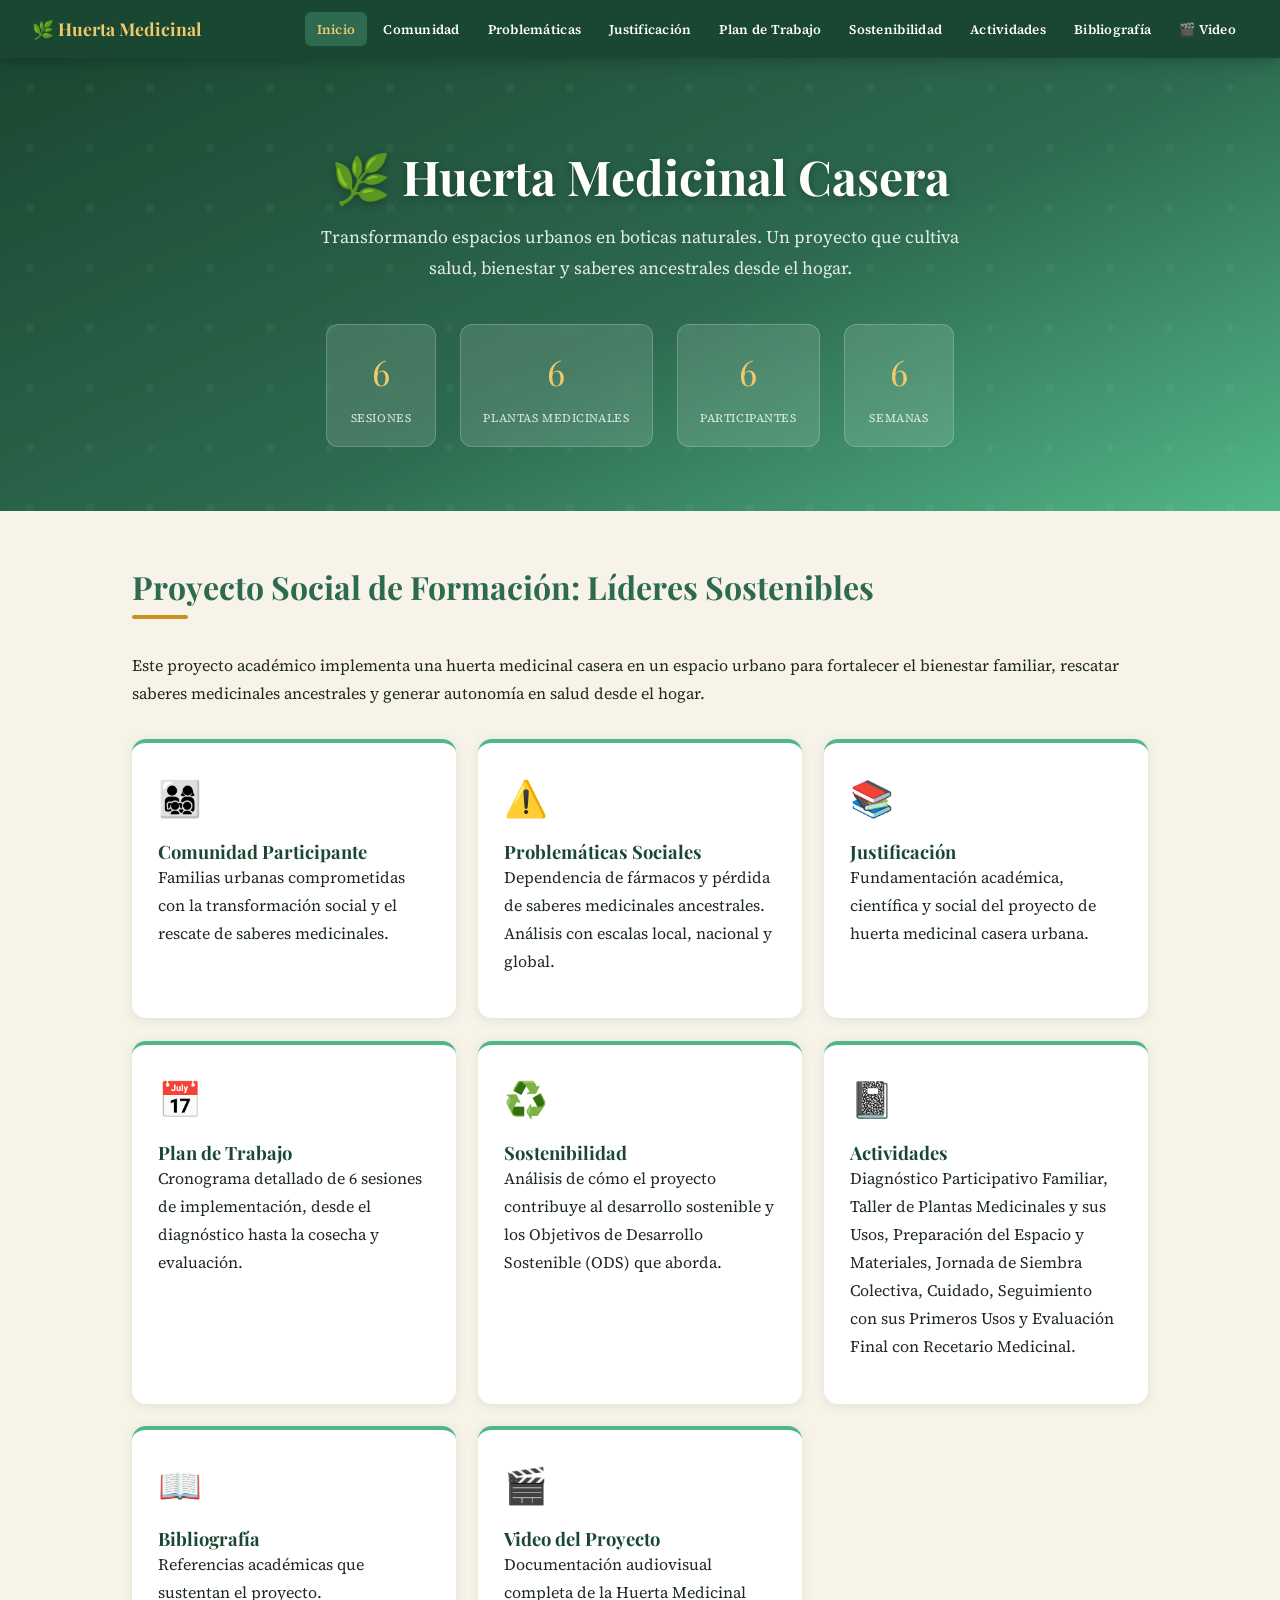
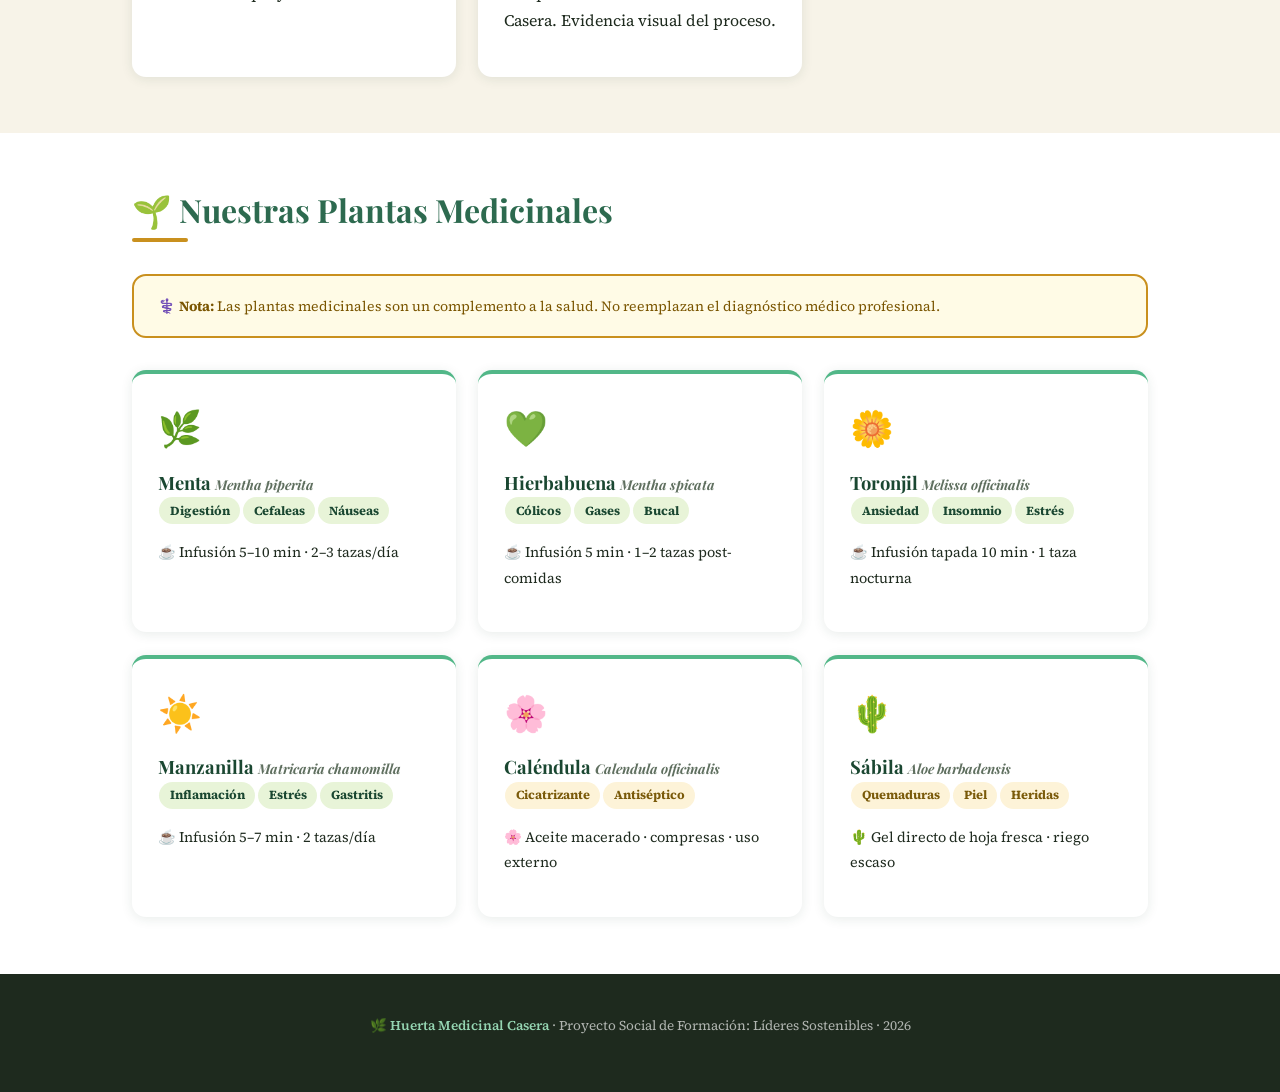
<file: index.html>
<!DOCTYPE html>
<html lang="es">
<head>
  <meta charset="UTF-8">
  <meta name="viewport" content="width=device-width, initial-scale=1.0">
  <title>Huerta Medicinal Casera | Bienestar Natural</title>
  <link rel="stylesheet" href="css/styles.css">
</head>
<body>

<div id="navbar-placeholder"></div>

<!-- HERO -->
<div class="hero">
  <h1>🌿 Huerta Medicinal Casera</h1>
  <p class="subtitulo">Transformando espacios urbanos en boticas naturales. Un proyecto que cultiva salud, bienestar y saberes ancestrales desde el hogar.</p>
  <div class="metricas">
    <div class="metrica"><span class="num">6</span><span class="lab">Sesiones</span></div>
    <div class="metrica"><span class="num">6</span><span class="lab">Plantas Medicinales</span></div>
    <div class="metrica"><span class="num">6</span><span class="lab">Participantes</span></div>
    <div class="metrica"><span class="num">6</span><span class="lab">Semanas</span></div>
  </div>
</div>

<!-- RESUMEN DEL PROYECTO -->
<div class="contenido">
  <h2>Proyecto Social de Formación: Líderes Sostenibles</h2>
  <div class="sep"></div>
  <p>Este proyecto académico implementa una huerta medicinal casera en un espacio urbano para fortalecer el bienestar familiar, rescatar saberes medicinales ancestrales y generar autonomía en salud desde el hogar.</p>

  <div class="grid-3" style="margin-top:2rem">
    <a href="comunidad.html" class="card" style="text-decoration:none; color:inherit">
      <span class="emoji">👨‍👩‍👧‍👦</span>
      <h3>Comunidad Participante</h3>
      <p>Familias urbanas comprometidas con la transformación social y el rescate de saberes medicinales.</p>
    </a>
    <a href="problematicas.html" class="card" style="text-decoration:none; color:inherit">
      <span class="emoji">⚠️</span>
      <h3>Problemáticas Sociales</h3>
      <p>Dependencia de fármacos y pérdida de saberes medicinales ancestrales. Análisis con escalas local, nacional y global.</p>
    </a>
    <a href="justificacion.html" class="card" style="text-decoration:none; color:inherit">
      <span class="emoji">📚</span>
      <h3>Justificación</h3>
      <p>Fundamentación académica, científica y social del proyecto de huerta medicinal casera urbana.</p>
    </a>
    <a href="plan-trabajo.html" class="card" style="text-decoration:none; color:inherit">
      <span class="emoji">📅</span>
      <h3>Plan de Trabajo</h3>
      <p>Cronograma detallado de 6 sesiones de implementación, desde el diagnóstico hasta la cosecha y evaluación.</p>
    </a>
    <a href="sostenibilidad.html" class="card" style="text-decoration:none; color:inherit">
      <span class="emoji">♻️</span>
      <h3>Sostenibilidad</h3>
      <p>Análisis de cómo el proyecto contribuye al desarrollo sostenible y los Objetivos de Desarrollo Sostenible (ODS) que aborda.</p>
    </a>
    <a href="actividades.html" class="card" style="text-decoration:none; color:inherit">
      <span class="emoji">📓</span>
      <h3>Actividades</h3>
      <p>Diagnóstico Participativo Familiar, Taller de Plantas Medicinales y sus Usos, Preparación del Espacio y Materiales, Jornada de Siembra Colectiva, Cuidado, Seguimiento con sus Primeros Usos y Evaluación Final con Recetario Medicinal.</p>
    </a>
    <a href="bibliografia.html" class="card" style="text-decoration:none; color:inherit">
      <span class="emoji">📖</span>
      <h3>Bibliografía</h3>
      <p>Referencias académicas que sustentan el proyecto.</p>
    </a>
    <!-- ✅ TARJETA VIDEO — agregada correctamente dentro del grid -->
    <a href="video.html" class="card" style="text-decoration:none; color:inherit">
      <span class="emoji">🎬</span>
      <h3>Video del Proyecto</h3>
      <p>Documentación audiovisual completa de la Huerta Medicinal Casera. Evidencia visual del proceso.</p>
    </a>
  </div>
</div>

<!-- ✅ ENLACE SUELTO ELIMINADO — ya no está aquí -->

<!-- PLANTAS -->
<div style="background: white; padding: 1px 0;">
<div class="contenido">
  <h2>🌱 Nuestras Plantas Medicinales</h2>
  <div class="sep"></div>

  <div class="aviso">
    ⚕️ <strong>Nota:</strong> Las plantas medicinales son un complemento a la salud. No reemplazan el diagnóstico médico profesional.
  </div>

  <div class="grid-3">
    <div class="card card-planta">
      <span class="emoji">🌿</span>
      <h3>Menta <span style="font-style:italic;font-size:.85rem;color:#607060">Mentha piperita</span></h3>
      <div><span class="tag tag-uso">Digestión</span><span class="tag tag-uso">Cefaleas</span><span class="tag tag-uso">Náuseas</span></div>
      <p style="margin-top:.8rem;font-size:.9rem">☕ Infusión 5–10 min · 2–3 tazas/día</p>
    </div>
    <div class="card card-planta">
      <span class="emoji">💚</span>
      <h3>Hierbabuena <span style="font-style:italic;font-size:.85rem;color:#607060">Mentha spicata</span></h3>
      <div><span class="tag tag-uso">Cólicos</span><span class="tag tag-uso">Gases</span><span class="tag tag-uso">Bucal</span></div>
      <p style="margin-top:.8rem;font-size:.9rem">☕ Infusión 5 min · 1–2 tazas post-comidas</p>
    </div>
    <div class="card card-planta">
      <span class="emoji">🌼</span>
      <h3>Toronjil <span style="font-style:italic;font-size:.85rem;color:#607060">Melissa officinalis</span></h3>
      <div><span class="tag tag-uso">Ansiedad</span><span class="tag tag-uso">Insomnio</span><span class="tag tag-uso">Estrés</span></div>
      <p style="margin-top:.8rem;font-size:.9rem">☕ Infusión tapada 10 min · 1 taza nocturna</p>
    </div>
    <div class="card card-planta">
      <span class="emoji">☀️</span>
      <h3>Manzanilla <span style="font-style:italic;font-size:.85rem;color:#607060">Matricaria chamomilla</span></h3>
      <div><span class="tag tag-uso">Inflamación</span><span class="tag tag-uso">Estrés</span><span class="tag tag-uso">Gastritis</span></div>
      <p style="margin-top:.8rem;font-size:.9rem">☕ Infusión 5–7 min · 2 tazas/día</p>
    </div>
    <div class="card card-planta">
      <span class="emoji">🌸</span>
      <h3>Caléndula <span style="font-style:italic;font-size:.85rem;color:#607060">Calendula officinalis</span></h3>
      <div><span class="tag tag-ext">Cicatrizante</span><span class="tag tag-ext">Antiséptico</span></div>
      <p style="margin-top:.8rem;font-size:.9rem">🌸 Aceite macerado · compresas · uso externo</p>
    </div>
    <div class="card card-planta">
      <span class="emoji">🌵</span>
      <h3>Sábila <span style="font-style:italic;font-size:.85rem;color:#607060">Aloe barbadensis</span></h3>
      <div><span class="tag tag-ext">Quemaduras</span><span class="tag tag-ext">Piel</span><span class="tag tag-ext">Heridas</span></div>
      <p style="margin-top:.8rem;font-size:.9rem">🌵 Gel directo de hoja fresca · riego escaso</p>
    </div>
  </div>
</div>
</div>

<footer>
  <p>🌿 <span>Huerta Medicinal Casera</span> · Proyecto Social de Formación: Líderes Sostenibles · 2026</p>
</footer>

<script src="js/nav.js"></script>
<script src="js/main.js"></script>
</body>
</html>
</file>
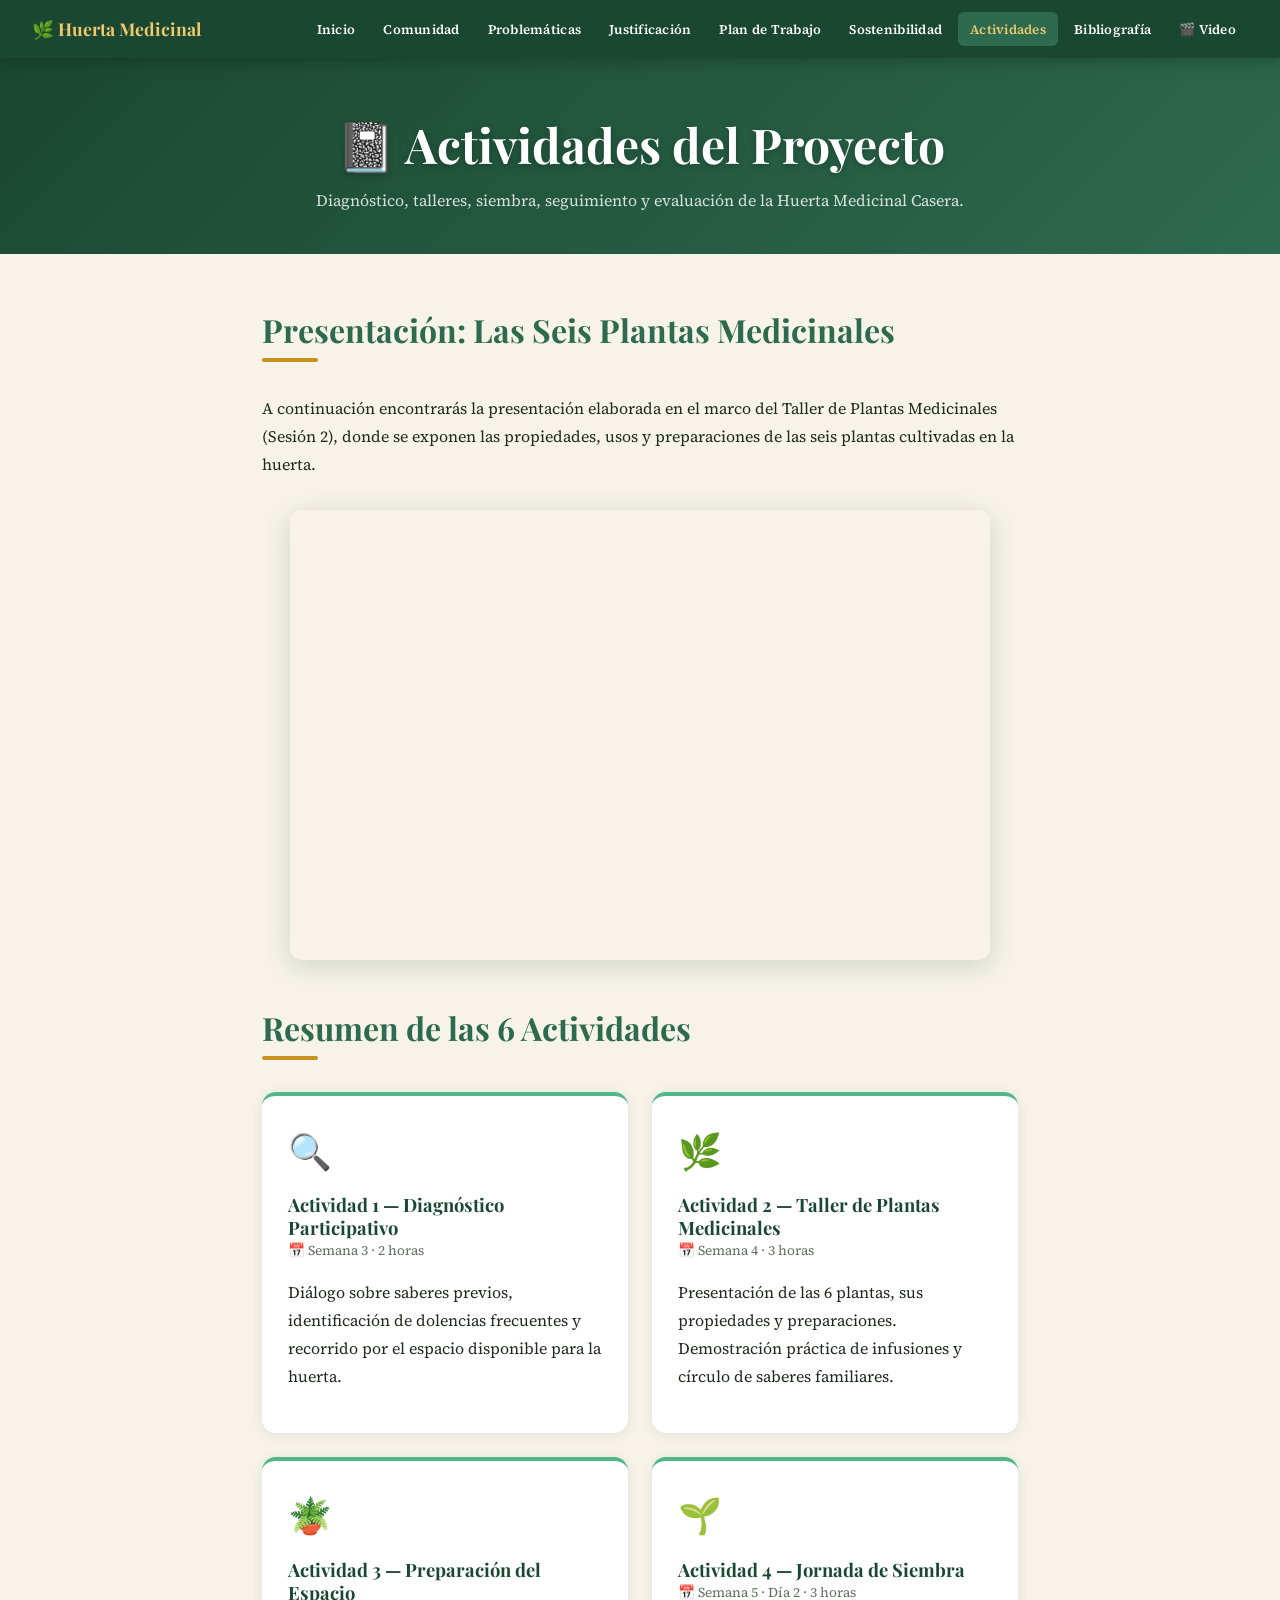
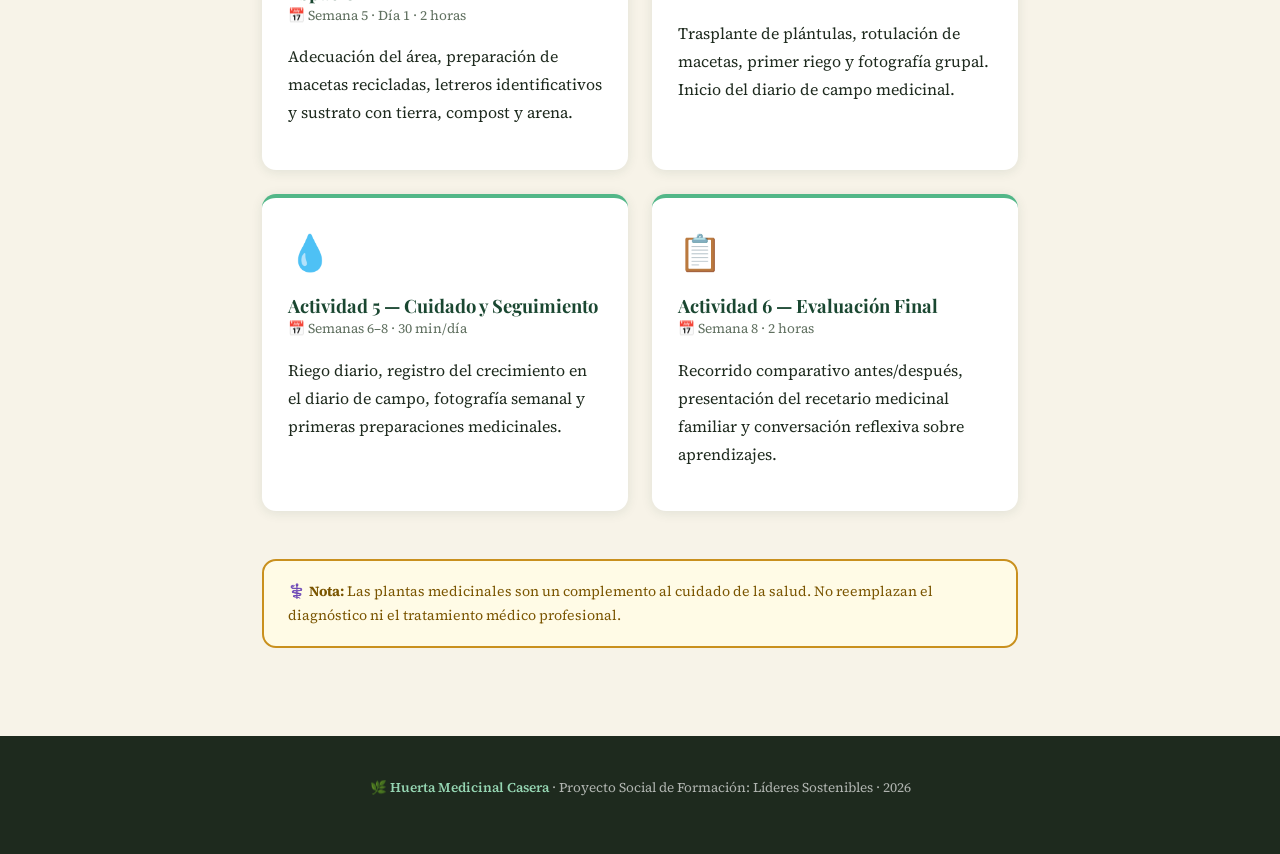
<file: actividades.html>
<!DOCTYPE html>
<html lang="es">
<head>
  <meta charset="UTF-8">
  <meta name="viewport" content="width=device-width, initial-scale=1.0">
  <title>Actividades | Huerta Medicinal</title>
  <link rel="stylesheet" href="css/styles.css">
</head>
<body>

<div id="navbar-placeholder"></div>

<div class="page-header">
  <h1>📓 Actividades del Proyecto</h1>
  <p>Diagnóstico, talleres, siembra, seguimiento y evaluación de la Huerta Medicinal Casera.</p>
</div>

<div class="contenido-angosto">

  <h2>Presentación: Las Seis Plantas Medicinales</h2>
  <div class="sep"></div>
  <p>A continuación encontrarás la presentación elaborada en el marco del Taller de Plantas Medicinales (Sesión 2), donde se exponen las propiedades, usos y preparaciones de las seis plantas cultivadas en la huerta.</p>

  <!-- ── IFRAME GAMMA ─────────────────────────────────── -->
  <div style="
    display: flex;
    justify-content: center;
    margin: 2rem 0 3rem;
  ">
    <iframe
      src="https://gamma.app/embed/t6cjl5sg20rd01k"
      style="width: 700px; max-width: 100%; height: 450px; border: none; border-radius: 12px; box-shadow: 0 6px 28px rgba(29,71,48,.18);"
      allow="fullscreen"
      title="Las Seis Plantas Medicinales">
    </iframe>
  </div>

  <!-- ── RESUMEN DE ACTIVIDADES ───────────────────────── -->
  <h2>Resumen de las 6 Actividades</h2>
  <div class="sep"></div>

  <div class="grid-2" style="margin-top: 1.5rem;">

    <div class="card">
      <span class="emoji">🔍</span>
      <h3>Actividad 1 — Diagnóstico Participativo</h3>
      <p style="font-size:.85rem; color:var(--texto-s)">📅 Semana 3 · 2 horas</p>
      <p>Diálogo sobre saberes previos, identificación de dolencias frecuentes y recorrido por el espacio disponible para la huerta.</p>
    </div>

    <div class="card">
      <span class="emoji">🌿</span>
      <h3>Actividad 2 — Taller de Plantas Medicinales</h3>
      <p style="font-size:.85rem; color:var(--texto-s)">📅 Semana 4 · 3 horas</p>
      <p>Presentación de las 6 plantas, sus propiedades y preparaciones. Demostración práctica de infusiones y círculo de saberes familiares.</p>
    </div>

    <div class="card">
      <span class="emoji">🪴</span>
      <h3>Actividad 3 — Preparación del Espacio</h3>
      <p style="font-size:.85rem; color:var(--texto-s)">📅 Semana 5 · Día 1 · 2 horas</p>
      <p>Adecuación del área, preparación de macetas recicladas, letreros identificativos y sustrato con tierra, compost y arena.</p>
    </div>

    <div class="card">
      <span class="emoji">🌱</span>
      <h3>Actividad 4 — Jornada de Siembra</h3>
      <p style="font-size:.85rem; color:var(--texto-s)">📅 Semana 5 · Día 2 · 3 horas</p>
      <p>Trasplante de plántulas, rotulación de macetas, primer riego y fotografía grupal. Inicio del diario de campo medicinal.</p>
    </div>

    <div class="card">
      <span class="emoji">💧</span>
      <h3>Actividad 5 — Cuidado y Seguimiento</h3>
      <p style="font-size:.85rem; color:var(--texto-s)">📅 Semanas 6–8 · 30 min/día</p>
      <p>Riego diario, registro del crecimiento en el diario de campo, fotografía semanal y primeras preparaciones medicinales.</p>
    </div>

    <div class="card">
      <span class="emoji">📋</span>
      <h3>Actividad 6 — Evaluación Final</h3>
      <p style="font-size:.85rem; color:var(--texto-s)">📅 Semana 8 · 2 horas</p>
      <p>Recorrido comparativo antes/después, presentación del recetario medicinal familiar y conversación reflexiva sobre aprendizajes.</p>
    </div>

  </div>

  <!-- ── AVISO ─────────────────────────────────────────── -->
  <div class="aviso" style="margin-top: 3rem;">
    ⚕️ <strong>Nota:</strong> Las plantas medicinales son un complemento al cuidado de la salud. No reemplazan el diagnóstico ni el tratamiento médico profesional.
  </div>

</div>

<footer>
  <p>🌿 <span>Huerta Medicinal Casera</span> · Proyecto Social de Formación: Líderes Sostenibles · 2026</p>
</footer>

<script src="js/nav.js"></script>
<script src="js/main.js"></script>
</body>
</html>
</file>
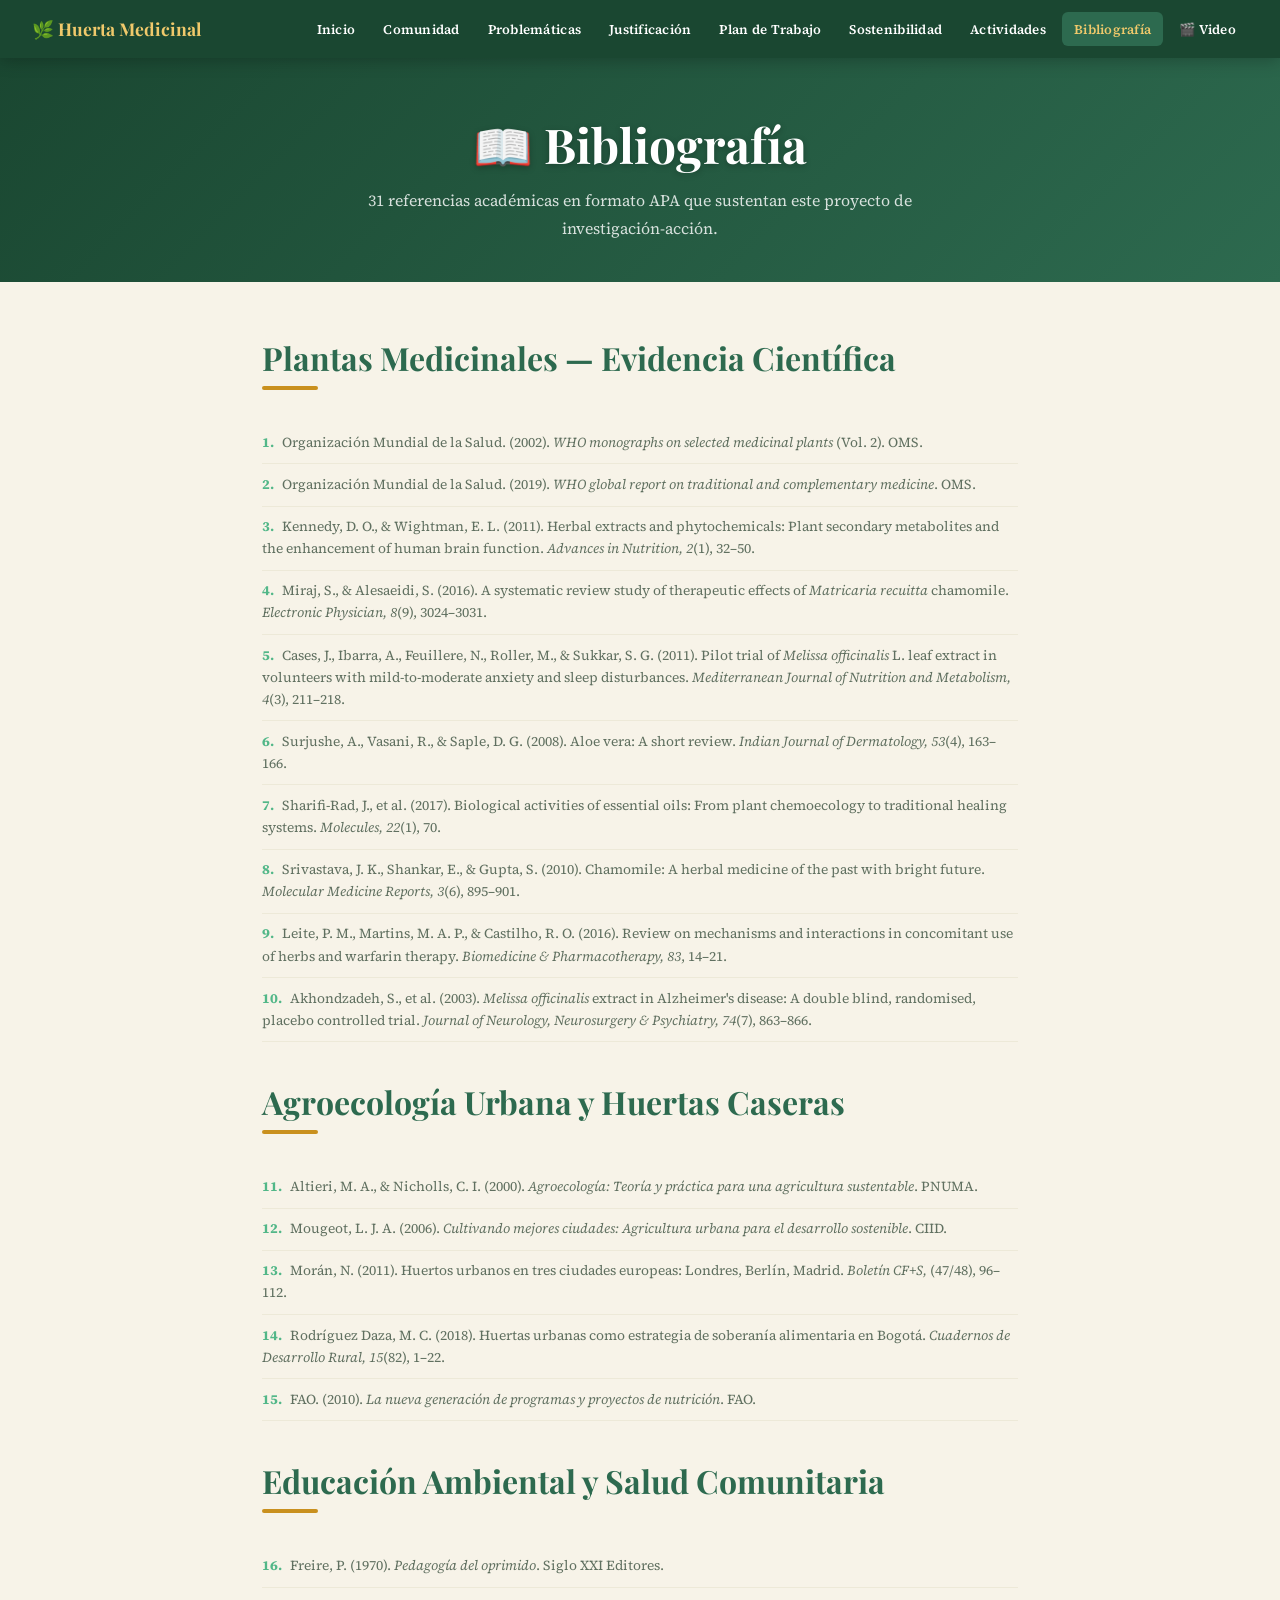
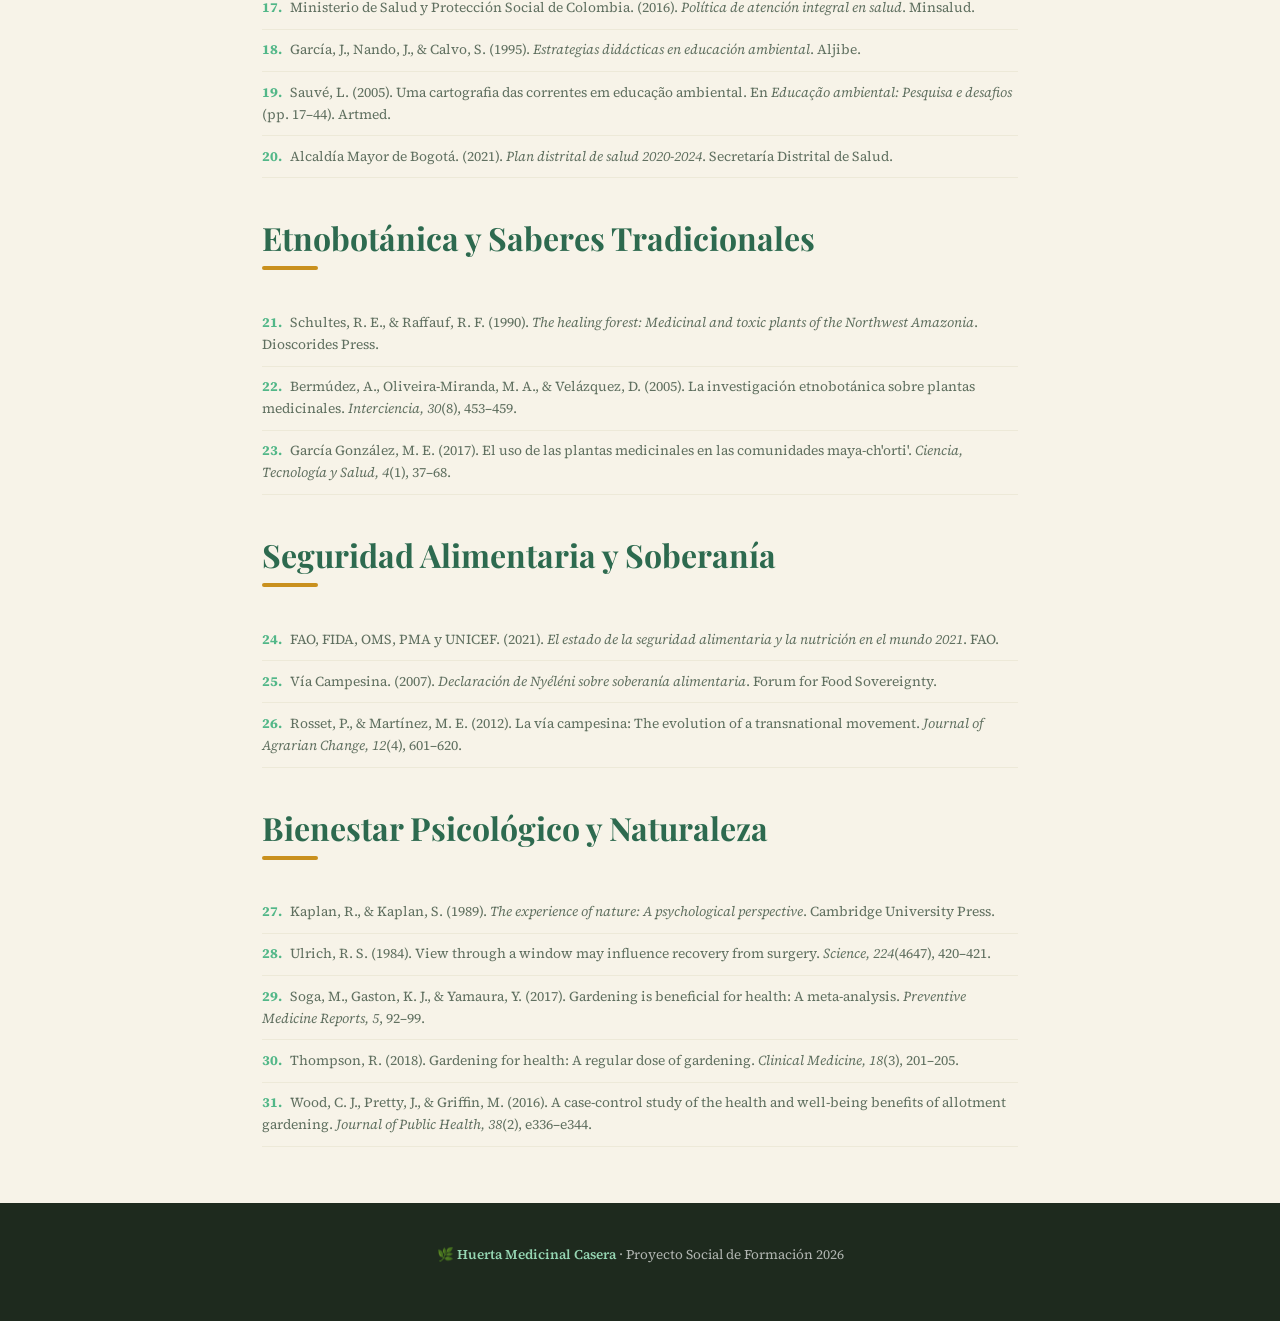
<file: bibliografia.html>
<!DOCTYPE html>
<html lang="es">
<head>
  <meta charset="UTF-8">
  <meta name="viewport" content="width=device-width, initial-scale=1.0">
  <title>Bibliografía | Huerta Medicinal</title>
  <link rel="stylesheet" href="css/styles.css">
</head>
<body>

<div id="navbar-placeholder"></div>

<div class="page-header">
  <h1>📖 Bibliografía</h1>
  <p>31 referencias académicas en formato APA que sustentan este proyecto de investigación-acción.</p>
</div>

<div class="contenido-angosto">

  <h2>Plantas Medicinales — Evidencia Científica</h2>
  <div class="sep"></div>
  <ol class="biblio-lista">
    <li>Organización Mundial de la Salud. (2002). <em>WHO monographs on selected medicinal plants</em> (Vol. 2). OMS.</li>
    <li>Organización Mundial de la Salud. (2019). <em>WHO global report on traditional and complementary medicine</em>. OMS.</li>
    <li>Kennedy, D. O., & Wightman, E. L. (2011). Herbal extracts and phytochemicals: Plant secondary metabolites and the enhancement of human brain function. <em>Advances in Nutrition, 2</em>(1), 32–50.</li>
    <li>Miraj, S., & Alesaeidi, S. (2016). A systematic review study of therapeutic effects of <em>Matricaria recuitta</em> chamomile. <em>Electronic Physician, 8</em>(9), 3024–3031.</li>
    <li>Cases, J., Ibarra, A., Feuillere, N., Roller, M., & Sukkar, S. G. (2011). Pilot trial of <em>Melissa officinalis</em> L. leaf extract in volunteers with mild-to-moderate anxiety and sleep disturbances. <em>Mediterranean Journal of Nutrition and Metabolism, 4</em>(3), 211–218.</li>
    <li>Surjushe, A., Vasani, R., & Saple, D. G. (2008). Aloe vera: A short review. <em>Indian Journal of Dermatology, 53</em>(4), 163–166.</li>
    <li>Sharifi-Rad, J., et al. (2017). Biological activities of essential oils: From plant chemoecology to traditional healing systems. <em>Molecules, 22</em>(1), 70.</li>
    <li>Srivastava, J. K., Shankar, E., & Gupta, S. (2010). Chamomile: A herbal medicine of the past with bright future. <em>Molecular Medicine Reports, 3</em>(6), 895–901.</li>
    <li>Leite, P. M., Martins, M. A. P., & Castilho, R. O. (2016). Review on mechanisms and interactions in concomitant use of herbs and warfarin therapy. <em>Biomedicine & Pharmacotherapy, 83</em>, 14–21.</li>
    <li>Akhondzadeh, S., et al. (2003). <em>Melissa officinalis</em> extract in Alzheimer's disease: A double blind, randomised, placebo controlled trial. <em>Journal of Neurology, Neurosurgery & Psychiatry, 74</em>(7), 863–866.</li>
  </ol>

  <h2 style="margin-top:2.5rem">Agroecología Urbana y Huertas Caseras</h2>
  <div class="sep"></div>
  <ol class="biblio-lista" style="counter-reset: item 10">
    <li>Altieri, M. A., & Nicholls, C. I. (2000). <em>Agroecología: Teoría y práctica para una agricultura sustentable</em>. PNUMA.</li>
    <li>Mougeot, L. J. A. (2006). <em>Cultivando mejores ciudades: Agricultura urbana para el desarrollo sostenible</em>. CIID.</li>
    <li>Morán, N. (2011). Huertos urbanos en tres ciudades europeas: Londres, Berlín, Madrid. <em>Boletín CF+S,</em> (47/48), 96–112.</li>
    <li>Rodríguez Daza, M. C. (2018). Huertas urbanas como estrategia de soberanía alimentaria en Bogotá. <em>Cuadernos de Desarrollo Rural, 15</em>(82), 1–22.</li>
    <li>FAO. (2010). <em>La nueva generación de programas y proyectos de nutrición</em>. FAO.</li>
  </ol>

  <h2 style="margin-top:2.5rem">Educación Ambiental y Salud Comunitaria</h2>
  <div class="sep"></div>
  <ol class="biblio-lista" style="counter-reset: item 15">
    <li>Freire, P. (1970). <em>Pedagogía del oprimido</em>. Siglo XXI Editores.</li>
    <li>Ministerio de Salud y Protección Social de Colombia. (2016). <em>Política de atención integral en salud</em>. Minsalud.</li>
    <li>García, J., Nando, J., & Calvo, S. (1995). <em>Estrategias didácticas en educación ambiental</em>. Aljibe.</li>
    <li>Sauvé, L. (2005). Uma cartografia das correntes em educação ambiental. En <em>Educação ambiental: Pesquisa e desafios</em> (pp. 17–44). Artmed.</li>
    <li>Alcaldía Mayor de Bogotá. (2021). <em>Plan distrital de salud 2020-2024</em>. Secretaría Distrital de Salud.</li>
  </ol>

  <h2 style="margin-top:2.5rem">Etnobotánica y Saberes Tradicionales</h2>
  <div class="sep"></div>
  <ol class="biblio-lista" style="counter-reset: item 20">
    <li>Schultes, R. E., & Raffauf, R. F. (1990). <em>The healing forest: Medicinal and toxic plants of the Northwest Amazonia</em>. Dioscorides Press.</li>
    <li>Bermúdez, A., Oliveira-Miranda, M. A., & Velázquez, D. (2005). La investigación etnobotánica sobre plantas medicinales. <em>Interciencia, 30</em>(8), 453–459.</li>
    <li>García González, M. E. (2017). El uso de las plantas medicinales en las comunidades maya-ch'orti'. <em>Ciencia, Tecnología y Salud, 4</em>(1), 37–68.</li>
  </ol>

  <h2 style="margin-top:2.5rem">Seguridad Alimentaria y Soberanía</h2>
  <div class="sep"></div>
  <ol class="biblio-lista" style="counter-reset: item 23">
    <li>FAO, FIDA, OMS, PMA y UNICEF. (2021). <em>El estado de la seguridad alimentaria y la nutrición en el mundo 2021</em>. FAO.</li>
    <li>Vía Campesina. (2007). <em>Declaración de Nyéléni sobre soberanía alimentaria</em>. Forum for Food Sovereignty.</li>
    <li>Rosset, P., & Martínez, M. E. (2012). La vía campesina: The evolution of a transnational movement. <em>Journal of Agrarian Change, 12</em>(4), 601–620.</li>
  </ol>

  <h2 style="margin-top:2.5rem">Bienestar Psicológico y Naturaleza</h2>
  <div class="sep"></div>
  <ol class="biblio-lista" style="counter-reset: item 26">
    <li>Kaplan, R., & Kaplan, S. (1989). <em>The experience of nature: A psychological perspective</em>. Cambridge University Press.</li>
    <li>Ulrich, R. S. (1984). View through a window may influence recovery from surgery. <em>Science, 224</em>(4647), 420–421.</li>
    <li>Soga, M., Gaston, K. J., & Yamaura, Y. (2017). Gardening is beneficial for health: A meta-analysis. <em>Preventive Medicine Reports, 5</em>, 92–99.</li>
    <li>Thompson, R. (2018). Gardening for health: A regular dose of gardening. <em>Clinical Medicine, 18</em>(3), 201–205.</li>
    <li>Wood, C. J., Pretty, J., & Griffin, M. (2016). A case-control study of the health and well-being benefits of allotment gardening. <em>Journal of Public Health, 38</em>(2), e336–e344.</li>
  </ol>

</div>

<footer>
  <p>🌿 <span>Huerta Medicinal Casera</span> · Proyecto Social de Formación 2026</p>
</footer>

<script src="js/nav.js"></script>
<script src="js/main.js"></script>
</body>
</html>
</file>
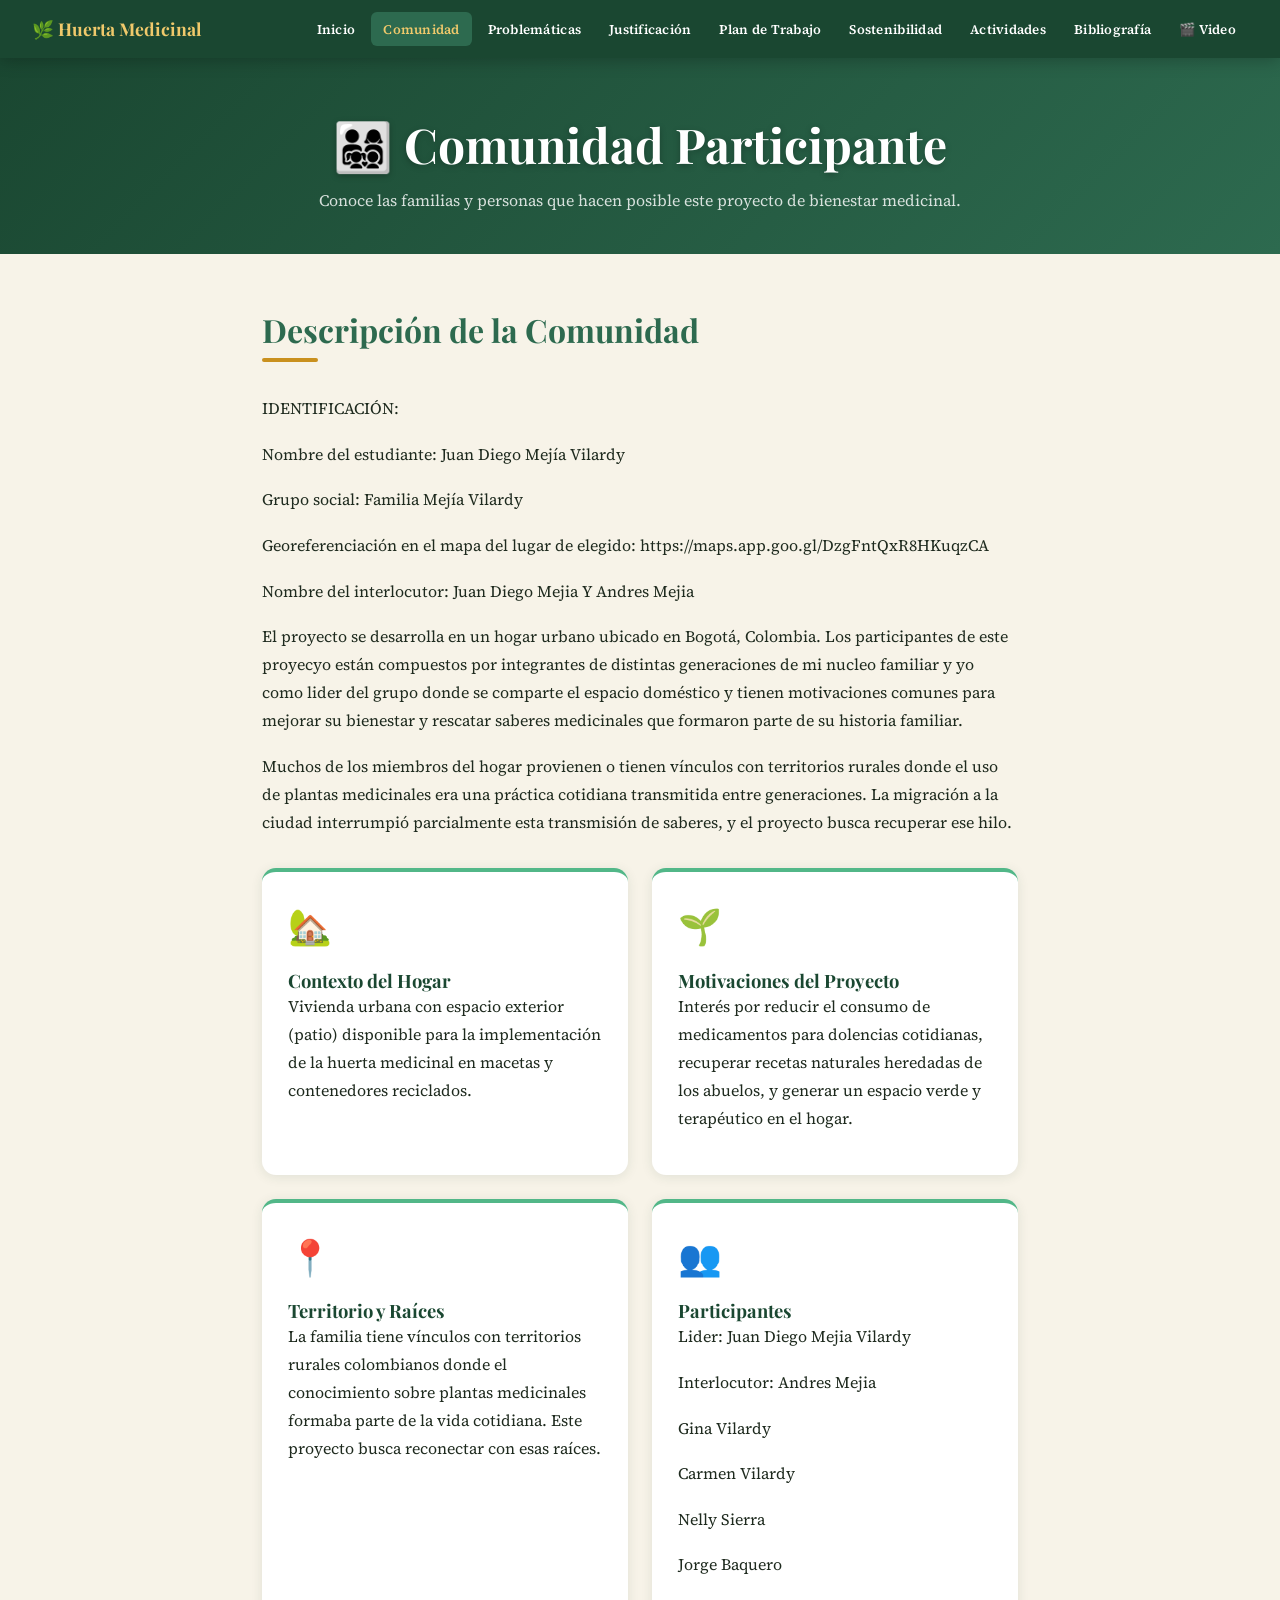
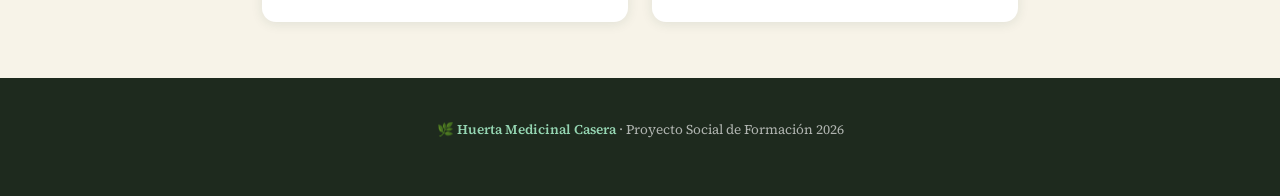
<file: comunidad.html>
<!DOCTYPE html>
<html lang="es">
<head>
  <meta charset="UTF-8">
  <meta name="viewport" content="width=device-width, initial-scale=1.0">
  <title>Comunidad | Huerta Medicinal</title>
  <link rel="stylesheet" href="css/styles.css">
</head>
<body>

<div id="navbar-placeholder"></div>

<div class="page-header">
  <h1>👨‍👩‍👧‍👦 Comunidad Participante</h1>
  <p>Conoce las familias y personas que hacen posible este proyecto de bienestar medicinal.</p>
</div>

<div class="contenido-angosto">
  <h2>Descripción de la Comunidad</h2>
  <div class="sep"></div>

  <!-- ✏️ EDITA AQUÍ: Describe a tu familia o grupo participante -->
  <p>IDENTIFICACIÓN:<p>

  <p>Nombre del estudiante: Juan Diego Mejía Vilardy     <p>
    
  <p>Grupo social:  Familia Mejía Vilardy  <p>

  <p>Georeferenciación en el mapa del lugar de elegido: https://maps.app.goo.gl/DzgFntQxR8HKuqzCA  <p>
  <p>Nombre del interlocutor: Juan Diego Mejia Y Andres Mejia  <p>
  <p>El proyecto se desarrolla en un hogar urbano ubicado en Bogotá, Colombia. Los participantes de este proyecyo están compuestos  por integrantes de distintas generaciones de mi nucleo familiar y yo como lider del grupo donde se comparte el espacio doméstico y tienen motivaciones comunes para mejorar su bienestar y rescatar saberes medicinales que formaron parte de su historia familiar.</p>

  <p>Muchos de los miembros del hogar provienen o tienen vínculos con territorios rurales donde el uso de plantas medicinales era una práctica cotidiana transmitida entre generaciones. La migración a la ciudad interrumpió parcialmente esta transmisión de saberes, y el proyecto busca recuperar ese hilo.</p>

  <div class="grid-2" style="margin-top:2rem">
    <div class="card">
      <span class="emoji">🏡</span>
      <h3>Contexto del Hogar</h3>
      <!-- ✏️ EDITA: Descripción del espacio disponible, tipo de vivienda, barrio -->
      <p>Vivienda urbana con espacio exterior (patio) disponible para la implementación de la huerta medicinal en macetas y contenedores reciclados.</p>
    </div>
    <div class="card">
      <span class="emoji">🌱</span>
      <h3>Motivaciones del Proyecto</h3>
      <!-- ✏️ EDITA: Razones por las que la familia decidió participar -->
      <p>Interés por reducir el consumo de medicamentos para dolencias cotidianas, recuperar recetas naturales heredadas de los abuelos, y generar un espacio verde y terapéutico en el hogar.</p>
    </div>
    <div class="card">
      <span class="emoji">📍</span>
      <h3>Territorio y Raíces</h3>
      <!-- ✏️ EDITA: Origen geográfico de la familia, vínculos con territorios rurales -->
      <p>La familia tiene vínculos con territorios rurales colombianos donde el conocimiento sobre plantas medicinales formaba parte de la vida cotidiana. Este proyecto busca reconectar con esas raíces.</p>
    </div>
    <div class="card">
      <span class="emoji">👥</span>
      <h3>Participantes</h3>
      <!-- ✏️ EDITA: Número y descripción de los participantes -->
      <p> Lider: Juan Diego Mejia Vilardy</p>
      <p> Interlocutor: Andres Mejia </p>
      <p> Gina Vilardy</p>
      <p> Carmen Vilardy</p>
      <p> Nelly Sierra</p>
      <p> Jorge Baquero </p>
    </div>
  </div>
</div>

<footer>
  <p>🌿 <span>Huerta Medicinal Casera</span> · Proyecto Social de Formación 2026</p>
</footer>

<script src="js/nav.js"></script>
<script src="js/main.js"></script>
</body>
</html>
</file>
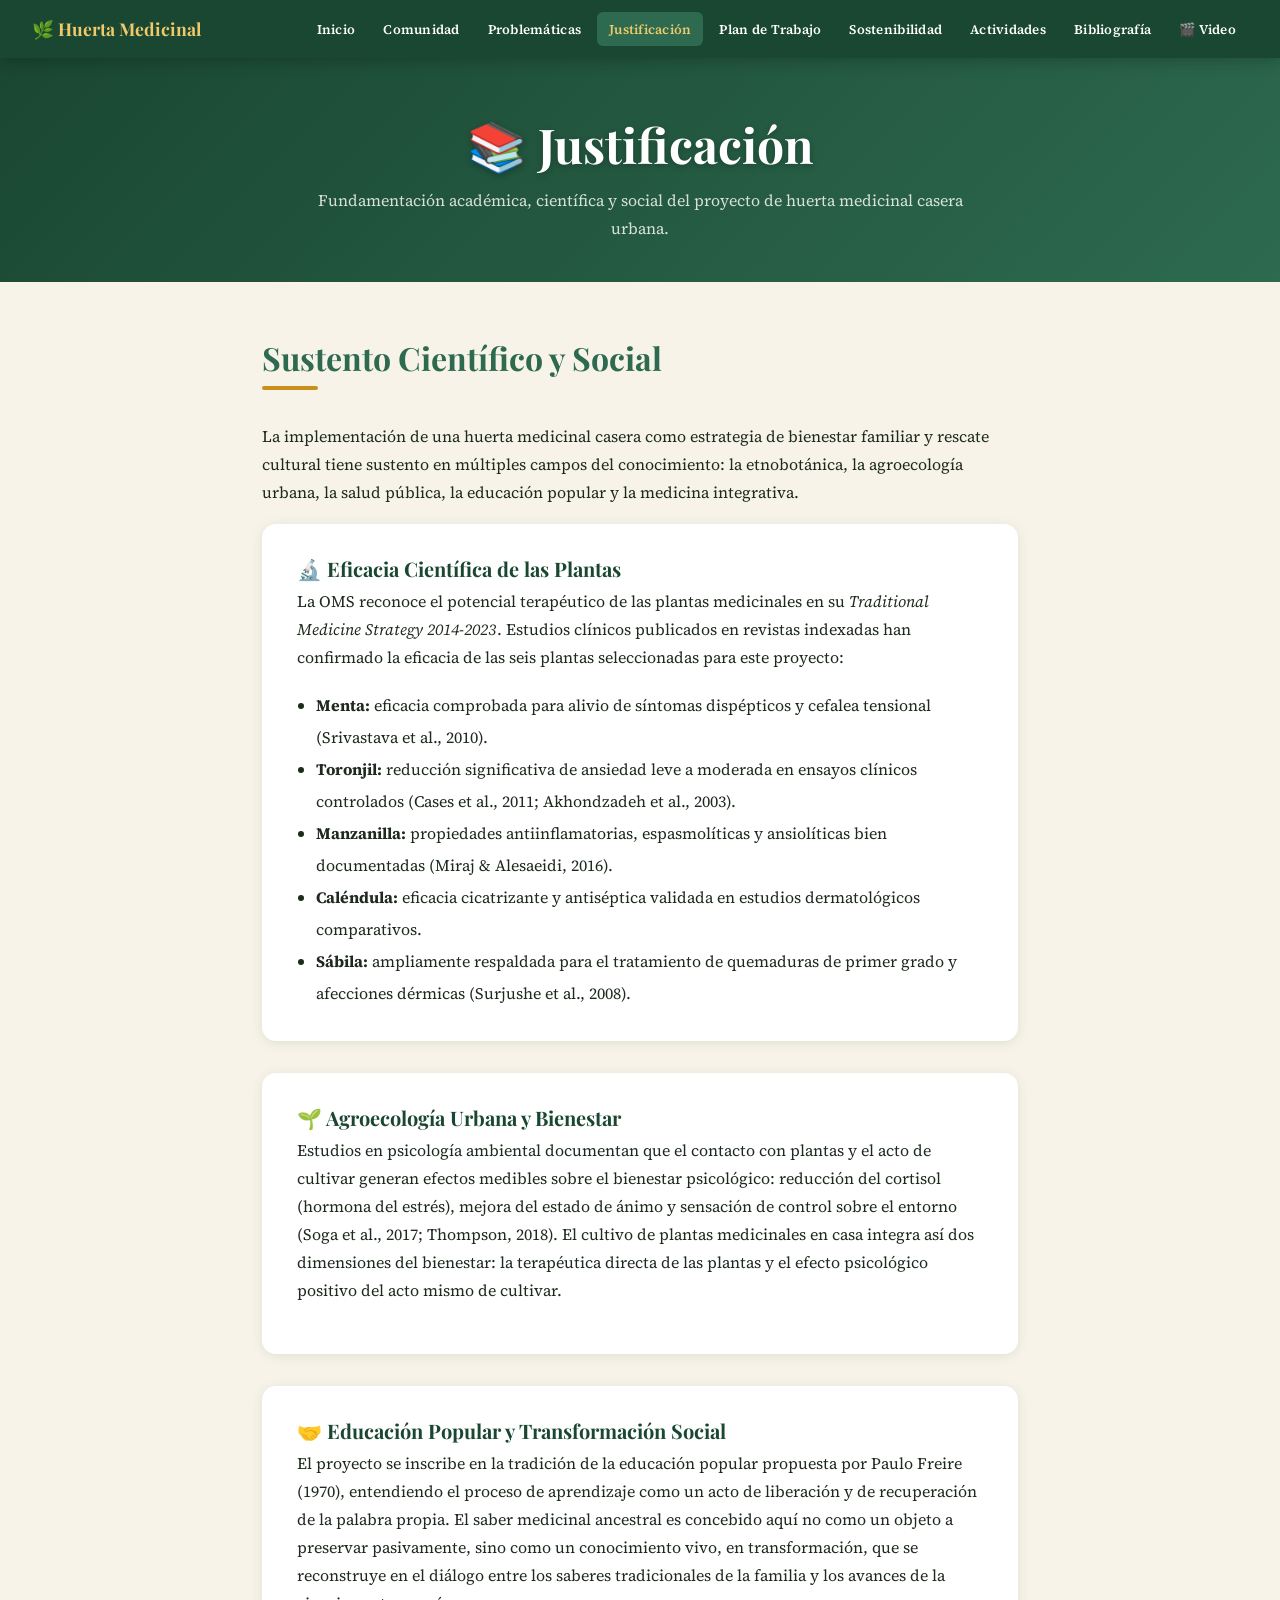
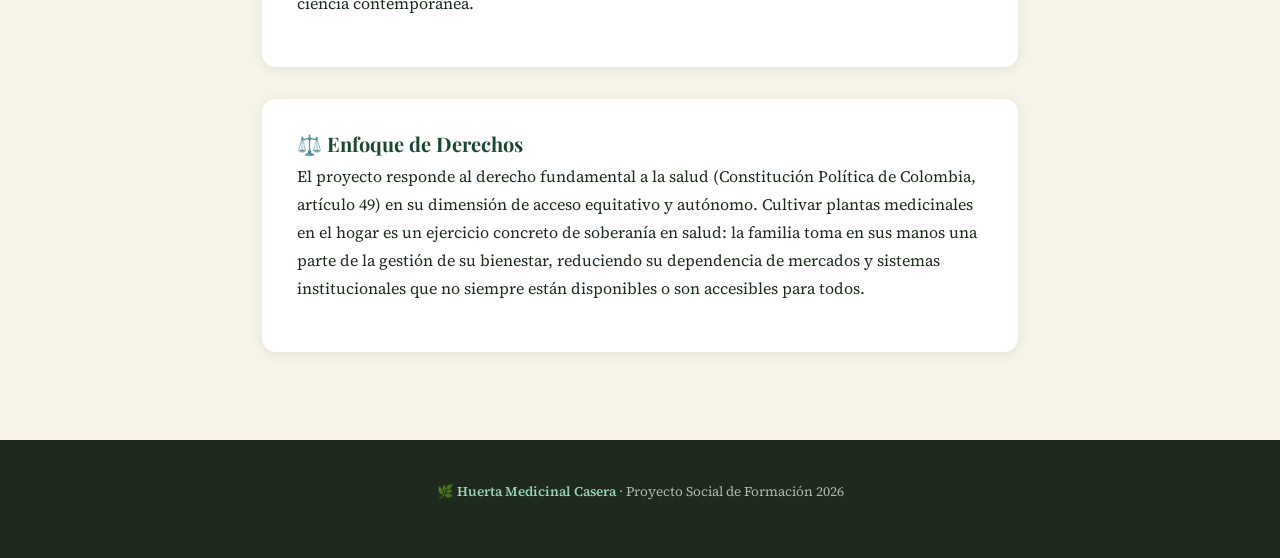
<file: justificacion.html>
<!DOCTYPE html>
<html lang="es">
<head>
  <meta charset="UTF-8">
  <meta name="viewport" content="width=device-width, initial-scale=1.0">
  <title>Justificación | Huerta Medicinal</title>
  <link rel="stylesheet" href="css/styles.css">
</head>
<body>

<div id="navbar-placeholder"></div>

<div class="page-header">
  <h1>📚 Justificación</h1>
  <p>Fundamentación académica, científica y social del proyecto de huerta medicinal casera urbana.</p>
</div>

<div class="contenido-angosto">
  <h2>Sustento Científico y Social</h2>
  <div class="sep"></div>

  <p>La implementación de una huerta medicinal casera como estrategia de bienestar familiar y rescate cultural tiene sustento en múltiples campos del conocimiento: la etnobotánica, la agroecología urbana, la salud pública, la educación popular y la medicina integrativa.</p>

  <div class="analisis-seccion">
    <h3>🔬 Eficacia Científica de las Plantas</h3>
    <p>La OMS reconoce el potencial terapéutico de las plantas medicinales en su <em>Traditional Medicine Strategy 2014-2023</em>. Estudios clínicos publicados en revistas indexadas han confirmado la eficacia de las seis plantas seleccionadas para este proyecto:</p>
    <ul style="padding-left:1.2rem; color:var(--texto-m); line-height:2">
      <li><strong>Menta:</strong> eficacia comprobada para alivio de síntomas dispépticos y cefalea tensional (Srivastava et al., 2010).</li>
      <li><strong>Toronjil:</strong> reducción significativa de ansiedad leve a moderada en ensayos clínicos controlados (Cases et al., 2011; Akhondzadeh et al., 2003).</li>
      <li><strong>Manzanilla:</strong> propiedades antiinflamatorias, espasmolíticas y ansiolíticas bien documentadas (Miraj & Alesaeidi, 2016).</li>
      <li><strong>Caléndula:</strong> eficacia cicatrizante y antiséptica validada en estudios dermatológicos comparativos.</li>
      <li><strong>Sábila:</strong> ampliamente respaldada para el tratamiento de quemaduras de primer grado y afecciones dérmicas (Surjushe et al., 2008).</li>
    </ul>
  </div>

  <div class="analisis-seccion">
    <h3>🌱 Agroecología Urbana y Bienestar</h3>
    <p>Estudios en psicología ambiental documentan que el contacto con plantas y el acto de cultivar generan efectos medibles sobre el bienestar psicológico: reducción del cortisol (hormona del estrés), mejora del estado de ánimo y sensación de control sobre el entorno (Soga et al., 2017; Thompson, 2018). El cultivo de plantas medicinales en casa integra así dos dimensiones del bienestar: la terapéutica directa de las plantas y el efecto psicológico positivo del acto mismo de cultivar.</p>
  </div>

  <div class="analisis-seccion">
    <h3>🤝 Educación Popular y Transformación Social</h3>
    <p>El proyecto se inscribe en la tradición de la educación popular propuesta por Paulo Freire (1970), entendiendo el proceso de aprendizaje como un acto de liberación y de recuperación de la palabra propia. El saber medicinal ancestral es concebido aquí no como un objeto a preservar pasivamente, sino como un conocimiento vivo, en transformación, que se reconstruye en el diálogo entre los saberes tradicionales de la familia y los avances de la ciencia contemporánea.</p>
  </div>

  <div class="analisis-seccion">
    <h3>⚖️ Enfoque de Derechos</h3>
    <p>El proyecto responde al derecho fundamental a la salud (Constitución Política de Colombia, artículo 49) en su dimensión de acceso equitativo y autónomo. Cultivar plantas medicinales en el hogar es un ejercicio concreto de soberanía en salud: la familia toma en sus manos una parte de la gestión de su bienestar, reduciendo su dependencia de mercados y sistemas institucionales que no siempre están disponibles o son accesibles para todos.</p>
  </div>

</div>

<footer>
  <p>🌿 <span>Huerta Medicinal Casera</span> · Proyecto Social de Formación 2026</p>
</footer>

<script src="js/nav.js"></script>
<script src="js/main.js"></script>
</body>
</html>
</file>
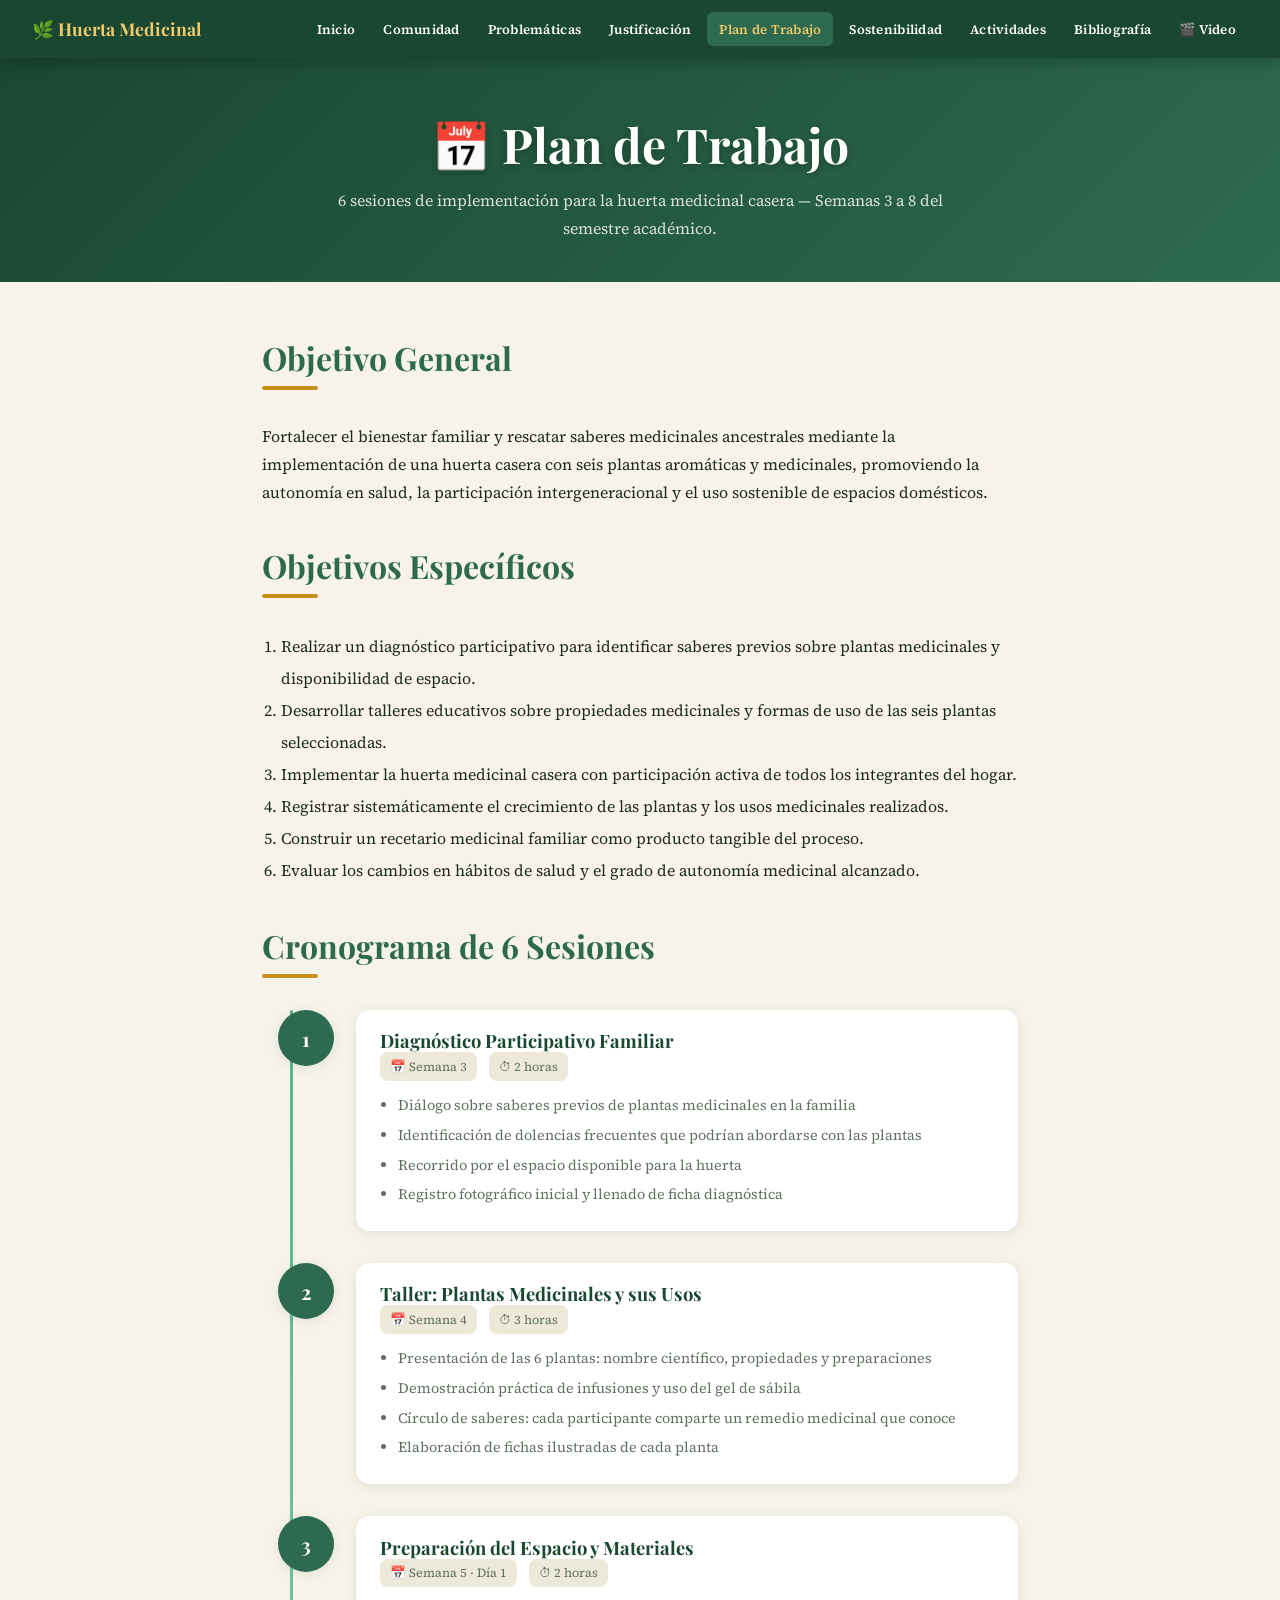
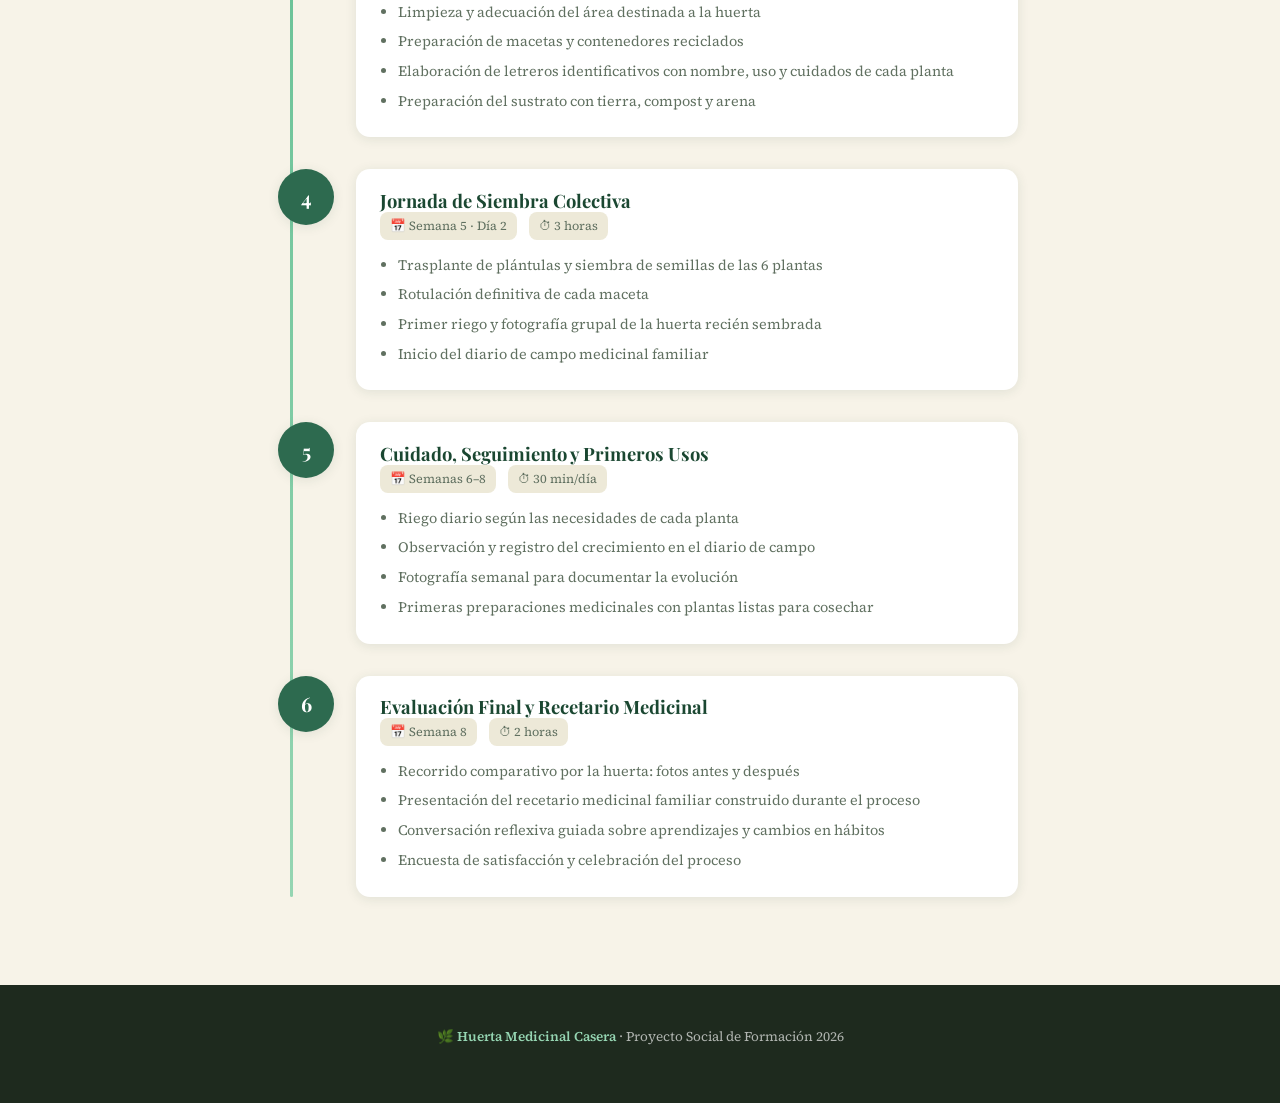
<file: plan-trabajo.html>
<!DOCTYPE html>
<html lang="es">
<head>
  <meta charset="UTF-8">
  <meta name="viewport" content="width=device-width, initial-scale=1.0">
  <title>Plan de Trabajo | Huerta Medicinal</title>
  <link rel="stylesheet" href="css/styles.css">
</head>
<body>

<div id="navbar-placeholder"></div>

<div class="page-header">
  <h1>📅 Plan de Trabajo</h1>
  <p>6 sesiones de implementación para la huerta medicinal casera — Semanas 3 a 8 del semestre académico.</p>
</div>

<div class="contenido-angosto">

  <h2>Objetivo General</h2>
  <div class="sep"></div>
  <p>Fortalecer el bienestar familiar y rescatar saberes medicinales ancestrales mediante la implementación de una huerta casera con seis plantas aromáticas y medicinales, promoviendo la autonomía en salud, la participación intergeneracional y el uso sostenible de espacios domésticos.</p>

  <h2 style="margin-top:2.5rem">Objetivos Específicos</h2>
  <div class="sep"></div>
  <ol style="padding-left:1.2rem; color:var(--texto-m); line-height:2;">
    <li>Realizar un diagnóstico participativo para identificar saberes previos sobre plantas medicinales y disponibilidad de espacio.</li>
    <li>Desarrollar talleres educativos sobre propiedades medicinales y formas de uso de las seis plantas seleccionadas.</li>
    <li>Implementar la huerta medicinal casera con participación activa de todos los integrantes del hogar.</li>
    <li>Registrar sistemáticamente el crecimiento de las plantas y los usos medicinales realizados.</li>
    <li>Construir un recetario medicinal familiar como producto tangible del proceso.</li>
    <li>Evaluar los cambios en hábitos de salud y el grado de autonomía medicinal alcanzado.</li>
  </ol>

  <h2 style="margin-top:2.5rem">Cronograma de 6 Sesiones</h2>
  <div class="sep"></div>

  <div class="timeline">
    <div class="tl-item">
      <div class="tl-num">1</div>
      <div class="tl-body">
        <h3>Diagnóstico Participativo Familiar</h3>
        <div class="tl-meta"><span>📅 Semana 3</span><span>⏱ 2 horas</span></div>
        <ul>
          <li>Diálogo sobre saberes previos de plantas medicinales en la familia</li>
          <li>Identificación de dolencias frecuentes que podrían abordarse con las plantas</li>
          <li>Recorrido por el espacio disponible para la huerta</li>
          <li>Registro fotográfico inicial y llenado de ficha diagnóstica</li>
        </ul>
      </div>
    </div>
    <div class="tl-item">
      <div class="tl-num">2</div>
      <div class="tl-body">
        <h3>Taller: Plantas Medicinales y sus Usos</h3>
        <div class="tl-meta"><span>📅 Semana 4</span><span>⏱ 3 horas</span></div>
        <ul>
          <li>Presentación de las 6 plantas: nombre científico, propiedades y preparaciones</li>
          <li>Demostración práctica de infusiones y uso del gel de sábila</li>
          <li>Círculo de saberes: cada participante comparte un remedio medicinal que conoce</li>
          <li>Elaboración de fichas ilustradas de cada planta</li>
        </ul>
      </div>
    </div>
    <div class="tl-item">
      <div class="tl-num">3</div>
      <div class="tl-body">
        <h3>Preparación del Espacio y Materiales</h3>
        <div class="tl-meta"><span>📅 Semana 5 · Día 1</span><span>⏱ 2 horas</span></div>
        <ul>
          <li>Limpieza y adecuación del área destinada a la huerta</li>
          <li>Preparación de macetas y contenedores reciclados</li>
          <li>Elaboración de letreros identificativos con nombre, uso y cuidados de cada planta</li>
          <li>Preparación del sustrato con tierra, compost y arena</li>
        </ul>
      </div>
    </div>
    <div class="tl-item">
      <div class="tl-num">4</div>
      <div class="tl-body">
        <h3>Jornada de Siembra Colectiva</h3>
        <div class="tl-meta"><span>📅 Semana 5 · Día 2</span><span>⏱ 3 horas</span></div>
        <ul>
          <li>Trasplante de plántulas y siembra de semillas de las 6 plantas</li>
          <li>Rotulación definitiva de cada maceta</li>
          <li>Primer riego y fotografía grupal de la huerta recién sembrada</li>
          <li>Inicio del diario de campo medicinal familiar</li>
        </ul>
      </div>
    </div>
    <div class="tl-item">
      <div class="tl-num">5</div>
      <div class="tl-body">
        <h3>Cuidado, Seguimiento y Primeros Usos</h3>
        <div class="tl-meta"><span>📅 Semanas 6–8</span><span>⏱ 30 min/día</span></div>
        <ul>
          <li>Riego diario según las necesidades de cada planta</li>
          <li>Observación y registro del crecimiento en el diario de campo</li>
          <li>Fotografía semanal para documentar la evolución</li>
          <li>Primeras preparaciones medicinales con plantas listas para cosechar</li>
        </ul>
      </div>
    </div>
    <div class="tl-item">
      <div class="tl-num">6</div>
      <div class="tl-body">
        <h3>Evaluación Final y Recetario Medicinal</h3>
        <div class="tl-meta"><span>📅 Semana 8</span><span>⏱ 2 horas</span></div>
        <ul>
          <li>Recorrido comparativo por la huerta: fotos antes y después</li>
          <li>Presentación del recetario medicinal familiar construido durante el proceso</li>
          <li>Conversación reflexiva guiada sobre aprendizajes y cambios en hábitos</li>
          <li>Encuesta de satisfacción y celebración del proceso</li>
        </ul>
      </div>
    </div>
  </div>

</div><!-- fin contenido -->

<footer>
  <p>🌿 <span>Huerta Medicinal Casera</span> · Proyecto Social de Formación 2026</p>
</footer>

<script src="js/nav.js"></script>
<script src="js/main.js"></script>
</body>
</html>
</file>
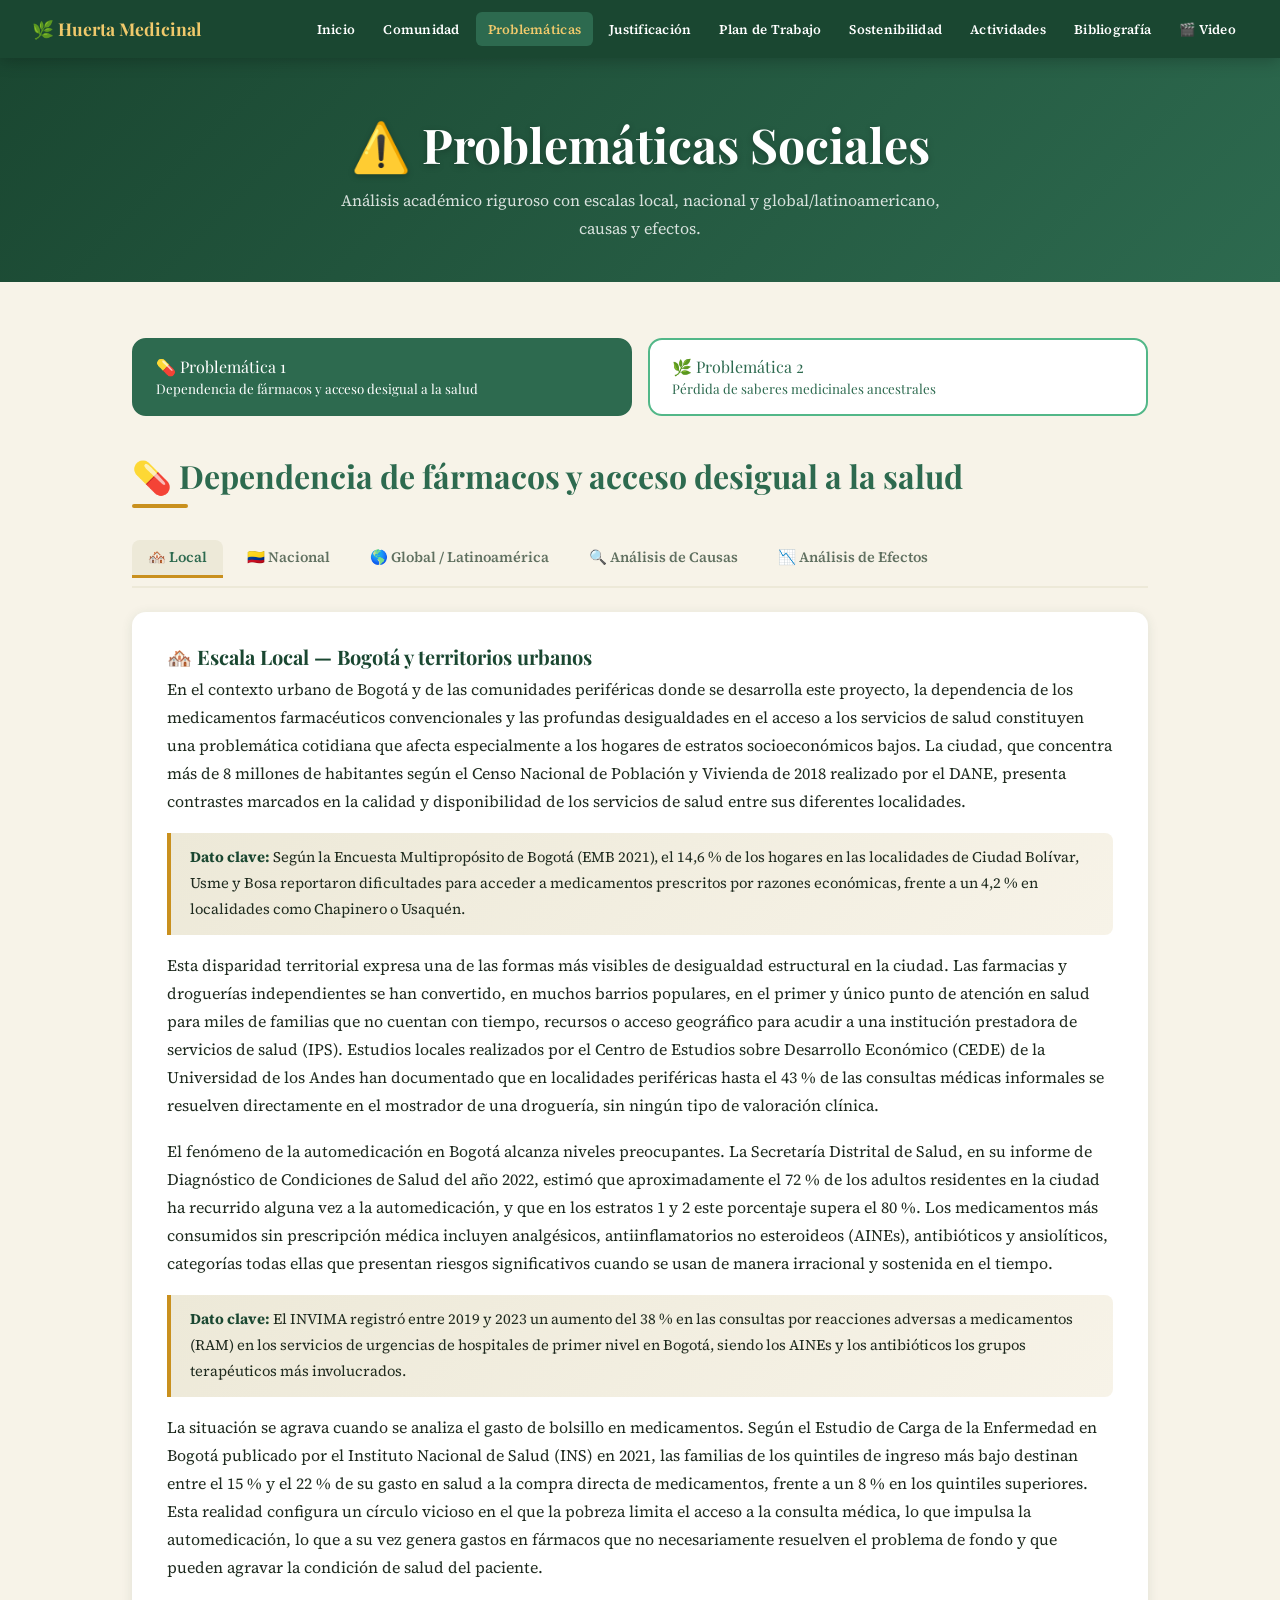
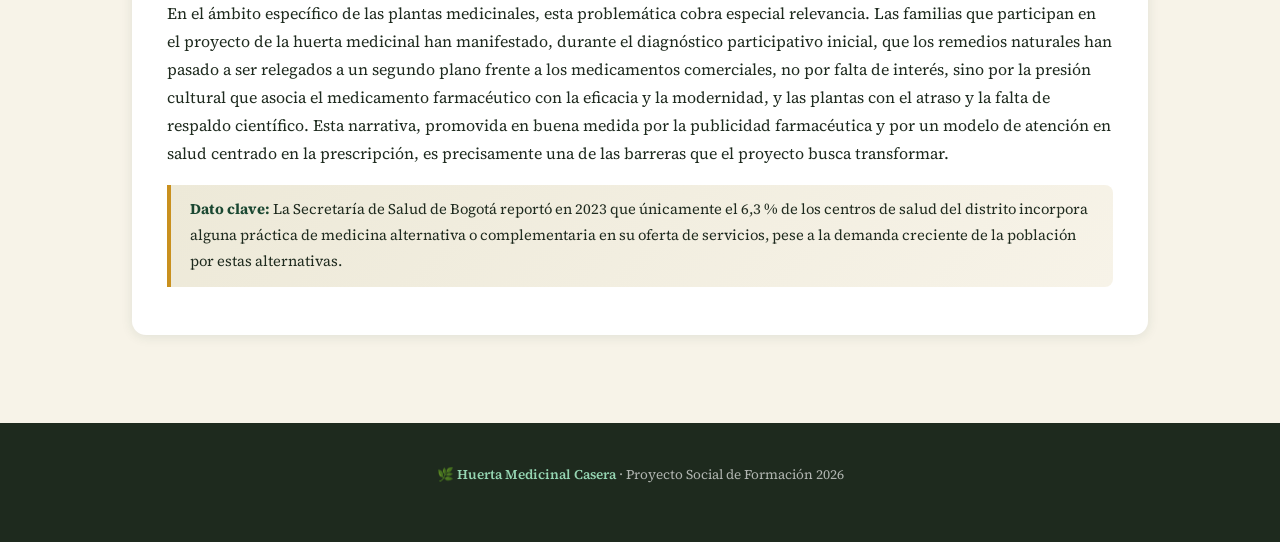
<file: problematicas.html>
<!DOCTYPE html>
<html lang="es">
<head>
  <meta charset="UTF-8">
  <meta name="viewport" content="width=device-width, initial-scale=1.0">
  <title>Problemáticas | Huerta Medicinal</title>
  <link rel="stylesheet" href="css/styles.css">
</head>
<body>

<div id="navbar-placeholder"></div>

<div class="page-header">
  <h1>⚠️ Problemáticas Sociales</h1>
  <p>Análisis académico riguroso con escalas local, nacional y global/latinoamericano, causas y efectos.</p>
</div>

<div class="contenido">

  <!-- Botones para seleccionar problemática -->
  <div class="prob-nav">
    <button class="prob-btn" data-target="prob1">
      💊 Problemática 1<br><small>Dependencia de fármacos y acceso desigual a la salud</small>
    </button>
    <button class="prob-btn" data-target="prob2">
      🌿 Problemática 2<br><small>Pérdida de saberes medicinales ancestrales</small>
    </button>
  </div>

  <!-- ══════════════════════════════════════════════════════
       PROBLEMÁTICA 1
       ══════════════════════════════════════════════════════ -->
  <div id="prob1" class="prob-panel">

    <h2>💊 Dependencia de fármacos y acceso desigual a la salud</h2>
    <div class="sep"></div>

    <!-- TABS DE ANÁLISIS -->
    <div class="escala-grupo">
      <div class="escala-tabs">
        <button class="escala-tab" data-target="p1-local">🏘️ Local</button>
        <button class="escala-tab" data-target="p1-nacional">🇨🇴 Nacional</button>
        <button class="escala-tab" data-target="p1-global">🌎 Global / Latinoamérica</button>
        <button class="escala-tab" data-target="p1-causas">🔍 Análisis de Causas</button>
        <button class="escala-tab" data-target="p1-efectos">📉 Análisis de Efectos</button>
      </div>

      <!-- LOCAL -->
      <div id="p1-local" class="escala-content">
        <div class="analisis-seccion">
          <h3>🏘️ Escala Local — Bogotá y territorios urbanos</h3>

          <p>En el contexto urbano de Bogotá y de las comunidades periféricas donde se desarrolla este proyecto, la dependencia de los medicamentos farmacéuticos convencionales y las profundas desigualdades en el acceso a los servicios de salud constituyen una problemática cotidiana que afecta especialmente a los hogares de estratos socioeconómicos bajos. La ciudad, que concentra más de 8 millones de habitantes según el Censo Nacional de Población y Vivienda de 2018 realizado por el DANE, presenta contrastes marcados en la calidad y disponibilidad de los servicios de salud entre sus diferentes localidades.</p>

          <div class="dato-clave">
            <strong>Dato clave:</strong> Según la Encuesta Multipropósito de Bogotá (EMB 2021), el 14,6 % de los hogares en las localidades de Ciudad Bolívar, Usme y Bosa reportaron dificultades para acceder a medicamentos prescritos por razones económicas, frente a un 4,2 % en localidades como Chapinero o Usaquén.
          </div>

          <p>Esta disparidad territorial expresa una de las formas más visibles de desigualdad estructural en la ciudad. Las farmacias y droguerías independientes se han convertido, en muchos barrios populares, en el primer y único punto de atención en salud para miles de familias que no cuentan con tiempo, recursos o acceso geográfico para acudir a una institución prestadora de servicios de salud (IPS). Estudios locales realizados por el Centro de Estudios sobre Desarrollo Económico (CEDE) de la Universidad de los Andes han documentado que en localidades periféricas hasta el 43 % de las consultas médicas informales se resuelven directamente en el mostrador de una droguería, sin ningún tipo de valoración clínica.</p>

          <p>El fenómeno de la automedicación en Bogotá alcanza niveles preocupantes. La Secretaría Distrital de Salud, en su informe de Diagnóstico de Condiciones de Salud del año 2022, estimó que aproximadamente el 72 % de los adultos residentes en la ciudad ha recurrido alguna vez a la automedicación, y que en los estratos 1 y 2 este porcentaje supera el 80 %. Los medicamentos más consumidos sin prescripción médica incluyen analgésicos, antiinflamatorios no esteroideos (AINEs), antibióticos y ansiolíticos, categorías todas ellas que presentan riesgos significativos cuando se usan de manera irracional y sostenida en el tiempo.</p>

          <div class="dato-clave">
            <strong>Dato clave:</strong> El INVIMA registró entre 2019 y 2023 un aumento del 38 % en las consultas por reacciones adversas a medicamentos (RAM) en los servicios de urgencias de hospitales de primer nivel en Bogotá, siendo los AINEs y los antibióticos los grupos terapéuticos más involucrados.
          </div>

          <p>La situación se agrava cuando se analiza el gasto de bolsillo en medicamentos. Según el Estudio de Carga de la Enfermedad en Bogotá publicado por el Instituto Nacional de Salud (INS) en 2021, las familias de los quintiles de ingreso más bajo destinan entre el 15 % y el 22 % de su gasto en salud a la compra directa de medicamentos, frente a un 8 % en los quintiles superiores. Esta realidad configura un círculo vicioso en el que la pobreza limita el acceso a la consulta médica, lo que impulsa la automedicación, lo que a su vez genera gastos en fármacos que no necesariamente resuelven el problema de fondo y que pueden agravar la condición de salud del paciente.</p>

          <p>En el ámbito específico de las plantas medicinales, esta problemática cobra especial relevancia. Las familias que participan en el proyecto de la huerta medicinal han manifestado, durante el diagnóstico participativo inicial, que los remedios naturales han pasado a ser relegados a un segundo plano frente a los medicamentos comerciales, no por falta de interés, sino por la presión cultural que asocia el medicamento farmacéutico con la eficacia y la modernidad, y las plantas con el atraso y la falta de respaldo científico. Esta narrativa, promovida en buena medida por la publicidad farmacéutica y por un modelo de atención en salud centrado en la prescripción, es precisamente una de las barreras que el proyecto busca transformar.</p>

          <div class="dato-clave">
            <strong>Dato clave:</strong> La Secretaría de Salud de Bogotá reportó en 2023 que únicamente el 6,3 % de los centros de salud del distrito incorpora alguna práctica de medicina alternativa o complementaria en su oferta de servicios, pese a la demanda creciente de la población por estas alternativas.
          </div>
        </div>
      </div>

      <!-- NACIONAL -->
      <div id="p1-nacional" class="escala-content">
        <div class="analisis-seccion">
          <h3>🇨🇴 Escala Nacional — Colombia</h3>

          <p>A nivel nacional, la problemática de la dependencia de los fármacos y el acceso desigual a la salud tiene raíces profundas en la arquitectura del sistema de seguridad social en salud colombiano, configurado fundamentalmente a través de la Ley 100 de 1993 y sus reformas posteriores. Este modelo, de naturaleza mixta entre lo público y lo privado, ha logrado extender la cobertura formal a la mayoría de la población, pero ha sido ampliamente criticado por académicos y organismos internacionales debido a las barreras de acceso efectivo que persisten, especialmente en los territorios rurales y en los hogares de menores ingresos.</p>

          <div class="dato-clave">
            <strong>Dato clave:</strong> Según el Ministerio de Salud y Protección Social (MSPS, 2023), el 98,6 % de la población colombiana está afiliada al Sistema General de Seguridad Social en Salud (SGSSS), sin embargo, la cobertura efectiva —entendida como la posibilidad real de acceder a los servicios cuando se necesitan— se estima en apenas el 67 % a nivel nacional, según el Estudio Nacional de Salud publicado por el INS en 2022.
          </div>

          <p>La brecha entre cobertura formal y acceso efectivo es particularmente aguda en los departamentos con mayores índices de necesidades básicas insatisfechas (NBI). En departamentos como Chocó, Vaupés, Guainía y La Guajira, la disponibilidad de médicos por cada 10.000 habitantes es entre cinco y diez veces menor que en Bogotá o Antioquia. El índice de densidad de profesionales de la salud en Colombia (médicos, enfermeros y parteras) era de 24,8 por cada 10.000 habitantes según el informe del MSPS de 2022, cifra que está por debajo del mínimo recomendado por la OMS de 44,5 por cada 10.000 habitantes para alcanzar cobertura universal de salud.</p>

          <p>Esta desigualdad estructural impulsa masivamente la automedicación a nivel nacional. La Encuesta Nacional de Salud (ENS) de 2018, la más reciente publicada por el MSPS, encontró que el 67,2 % de los colombianos adultos había consumido algún medicamento en los últimos 30 días sin prescripción médica, y que en los hogares de los dos quintiles más pobres este porcentaje se elevaba al 74,8 %. Los medicamentos más utilizados sin receta son los analgésicos (74 %), los antigripales (52 %), los antiinflamatorios (41 %) y, de manera preocupante, los antibióticos (23 %), uso que contribuye directamente al creciente problema de resistencia antimicrobiana en el país.</p>

          <div class="dato-clave">
            <strong>Dato clave:</strong> Colombia figura entre los primeros diez países de América Latina en consumo per cápita de antibióticos sin prescripción médica, según el informe de la OPS "Resistencia a los antimicrobianos en las Américas" (OPS, 2019). El INVIMA ha señalado que más del 30 % de los antibióticos de uso humano se venden en Colombia sin receta médica, en franca contravención de la normativa vigente.
          </div>

          <p>El gasto farmacéutico en Colombia ha crecido de manera sostenida. Según el MSPS, el gasto total en medicamentos superó los 15 billones de pesos en 2022, representando aproximadamente el 1,8 % del PIB nacional. Del total del gasto en medicamentos, el 38 % corresponde a gasto directo de los hogares (gasto de bolsillo), lo que convierte a los medicamentos en uno de los principales generadores de empobrecimiento asociado a la enfermedad en el país. La Encuesta de Calidad de Vida (ECV) del DANE de 2021 estableció que los gastos en salud —particularmente en medicamentos— fueron la principal causa de endeudamiento familiar relacionada con bienes y servicios en el 14,3 % de los hogares colombianos.</p>

          <p>El marco normativo colombiano, en particular la Resolución 1403 de 2007 del MSPS y sus actualizaciones, reconoce la medicina alternativa y complementaria (MAC) como parte del sistema de salud. Sin embargo, su integración real ha sido marginal y desigual. Los programas de plantas medicinales impulsados por el MSPS y el Instituto Nacional de Medicamentos y Alimentos (INVIMA) a través del Vademécum Colombiano de Plantas Medicinales han tenido alcance limitado y no han logrado consolidar una alternativa terapéutica complementaria accesible a nivel masivo.</p>

          <div class="dato-clave">
            <strong>Dato clave:</strong> Según el DANE (ECV 2022), el 31,4 % de los colombianos que necesitaron atención médica en el último año reportaron no haberla recibido. Las razones más frecuentes fueron: largas esperas y barreras administrativas en las EPS (39 %), costo de los medicamentos o copagos (27 %), y lejanía geográfica de los servicios (19 %).
          </div>
        </div>
      </div>

      <!-- GLOBAL -->
      <div id="p1-global" class="escala-content">
        <div class="analisis-seccion">
          <h3>🌎 Escala Global y Latinoamericana</h3>

          <p>La dependencia de los medicamentos farmacéuticos y las desigualdades en el acceso a la salud no son fenómenos exclusivos de Colombia; constituyen una de las problemáticas de salud pública más extendidas a nivel global, con manifestaciones especialmente agudas en América Latina y el Caribe. La Organización Mundial de la Salud (OMS) estimó en su informe "Tracking Universal Health Coverage" de 2023 que cerca de 4.500 millones de personas en el mundo carecen de cobertura sanitaria esencial plena, y que más de 2.000 millones tienen dificultades para financiar sus gastos de salud sin comprometer sus necesidades básicas de alimentación y vivienda.</p>

          <div class="dato-clave">
            <strong>Dato clave:</strong> La OMS ha calculado que aproximadamente el 50 % de todos los medicamentos del mundo se prescriben, dispensan o consumen de manera inapropiada, y que alrededor de la mitad de los pacientes en países de ingresos medios y bajos no toman sus medicamentos correctamente (OMS, "Medicina racional", 2022).
          </div>

          <p>En América Latina y el Caribe, la Organización Panamericana de la Salud (OPS) ha documentado que la región presenta una de las mayores inequidades en salud del mundo, con índices de Gini en salud que superan los índices de desigualdad económica general. Según el informe "Salud en las Américas" de la OPS de 2022, aproximadamente el 30 % de la población latinoamericana carece de acceso a medicamentos esenciales de manera constante. En países como Haití, Bolivia, Honduras y Nicaragua, este porcentaje supera el 50 %.</p>

          <p>El gasto de bolsillo en salud —y particularmente en medicamentos— es un indicador crítico de inequidad en la región. Según datos del Banco Mundial compilados por la OPS (2022), el promedio regional de gasto de bolsillo en salud como porcentaje del gasto total en salud fue del 34,8 % en 2021, muy por encima del promedio de los países de la OCDE (20,8 %). En países como México y Venezuela, el gasto de bolsillo supera el 40 % del gasto total en salud. Esta situación genera lo que la OPS denomina "empobrecimiento catastrófico por salud": entre 12 y 15 millones de hogares latinoamericanos caen en pobreza cada año principalmente debido a gastos en salud y medicamentos.</p>

          <div class="dato-clave">
            <strong>Dato clave:</strong> La OPS reporta que América Latina importa entre el 60 % y el 80 % de los principios activos farmacéuticos que consume, principalmente de India y China, lo que hace a los sistemas de salud de la región profundamente vulnerables a disrupciones en las cadenas de suministro global, como quedó demostrado durante la pandemia de COVID-19 (OPS, 2021).
          </div>

          <p>La industria farmacéutica multinacional ejerce una influencia determinante en los patrones de consumo de medicamentos a nivel global. Según el informe de la organización internacional Médicos Sin Fronteras (MSF) de 2022, diez corporaciones farmacéuticas concentran el 40 % del mercado mundial de medicamentos. Las estrategias de mercadeo de estas empresas —que incluyen la financiación de ensayos clínicos, el cabildeo ante agencias reguladoras y la publicidad dirigida tanto a médicos como a pacientes— han sido cuestionadas en múltiples estudios por su impacto en el uso irracional de fármacos. El informe del Consejo de Derechos Humanos de la ONU de 2019, presentado por el relator especial sobre el derecho a la salud, concluyó que el modelo de negocio de la industria farmacéutica global "no es compatible con el derecho humano a la salud" en su formulación actual.</p>

          <p>Frente a este panorama, la OMS ha impulsado desde 2001 su Estrategia de Medicina Tradicional (2002-2005 y actualizaciones), reconociendo que las plantas medicinales y los sistemas de medicina tradicional constituyen un recurso de salud válido, accesible y complementario para millones de personas en el mundo. En la región latinoamericana, países como Brasil —a través del Programa Nacional de Plantas Medicinais e Fitoterápicos del Ministerio de Salud—, México —con la incorporación de la herbolaria en el cuadro básico de medicamentos del IMSS— y Cuba —con su amplio programa de fitoterapia en la atención primaria— han avanzado en la integración de las plantas medicinales al sistema de salud pública. Colombia, pese a contar con una de las biodiversidades más ricas del planeta, sigue rezagada en este proceso.</p>

          <div class="dato-clave">
            <strong>Dato clave:</strong> Según la OMS ("Traditional Medicine Strategy 2014-2023", actualización 2023), más del 80 % de la población mundial depende en alguna medida de la medicina tradicional y las plantas medicinales para su atención primaria en salud. Sin embargo, en los países de renta media y alta esta dependencia ha disminuido significativamente en las últimas tres décadas debido a la presión de la medicina farmacéutica convencional y el debilitamiento de los sistemas tradicionales de salud.
          </div>
        </div>
      </div>

      <!-- CAUSAS -->
      <div id="p1-causas" class="escala-content">
        <div class="analisis-seccion">
          <h3>🔍 Análisis de Causas</h3>
          <h4>Razones históricas</h4>
          <p>La dependencia de los medicamentos farmacéuticos en Colombia y en América Latina tiene raíces históricas que se remontan al proceso colonial. Con la imposición del modelo médico occidental europeo a partir del siglo XVI, los sistemas de salud indígenas y campesinos —profundamente vinculados al uso de las plantas medicinales y a una concepción integral del ser humano en relación con su entorno natural— fueron sistemáticamente deslegitimados, perseguidos y reemplazados por una medicina basada en la anatomía y la bioquímica de tradición galénica primero, y farmacológica industrial después. Como señala Foucault (1963) en "El Nacimiento de la Clínica", el hospital y la clínica como instituciones modernas emergen como espacios de poder en los que el saber médico se centraliza y se separa del conocimiento popular, relegando a este último al ámbito de la superstición y la ignorancia.</p>

          <p>Este proceso histórico de deslegitimación de la medicina tradicional fue reforzado durante el siglo XX con la consolidación de la industria farmacéutica moderna. A partir de la Segunda Guerra Mundial, el desarrollo acelerado de antibióticos, corticoides, psicofármacos y vacunas generó una confianza casi ilimitada en el poder curativo del medicamento de síntesis química. En Colombia, este modelo se consolidó definitivamente con la reforma del sistema de salud de 1993 (Ley 100), que estructuró el mercado de medicamentos como un negocio privado regulado, pero no como un bien público de acceso universal.</p>

          <h4>Razones socioculturales</h4>
          <p>Desde el punto de vista sociocultural, la dependencia farmacéutica está profundamente arraigada en lo que Ivan Illich (1975) denominó "iatrogénesis cultural": el proceso por el cual la sociedad pierde la capacidad de gestionar autónomamente su salud y la delegación total en el sistema médico oficial. La publicidad farmacéutica —que en Colombia invierte, según datos de Nielsen Media Research de 2022, más de 800 mil millones de pesos anuales— ha contribuido a construir una cultura de la pastilla en la que cualquier malestar cotidiano —el estrés, el insomnio, los cólicos, la ansiedad— tiene un medicamento específico como solución inmediata. Esta narrativa desplaza activamente los saberes alternativos, incluido el uso de plantas medicinales.</p>

          <div class="dato-clave">
            <strong>Dato clave:</strong> Un estudio de la revista Salud Pública de México (Vizcarra et al., 2020) demostró que en hogares urbanos latinoamericanos donde la televisión es el principal medio de comunicación, la probabilidad de automedicarse con fármacos es 2,3 veces mayor que en hogares con menor exposición a publicidad farmacéutica.
          </div>

          <h4>Razones políticas y económicas</h4>
          <p>En el plano político, la mercantilización de la salud instaurada por la Ley 100 de 1993 creó un mercado farmacéutico en el que las EPS y las IPS tienen incentivos estructurales para la prescripción de medicamentos de alto costo, dado que en el modelo colombiano la rentabilidad del negocio está parcialmente ligada al volumen y valor de los medicamentos gestionados. Investigaciones como las del Observatorio del Medicamento de la Federación Médica Colombiana han documentado cómo las relaciones entre la industria farmacéutica y los prescriptores médicos —a través de actividades de formación financiadas por laboratorios, muestras médicas, congresos y otros mecanismos— condicionan las decisiones de prescripción.</p>

          <p>Económicamente, la lógica del capital farmacéutico global opera en contra del desarrollo de alternativas terapéuticas de bajo costo y base vegetal. Las plantas medicinales, que en su mayoría no pueden ser patentadas dado que son conocimiento de dominio público, representan una amenaza competitiva para los laboratorios farmacéuticos, que por ello tienen pocos incentivos para financiar investigaciones sobre su eficacia clínica. Esta asimetría en la inversión en investigación científica —que favorece masivamente los medicamentos de síntesis frente a los fitoterapéuticos— refuerza a su vez la narrativa de la superioridad del medicamento convencional, cerrando un círculo político-económico que excluye sistemáticamente las plantas medicinales del sistema oficial de salud.</p>

          <h4>Razones de política pública en salud</h4>
          <p>La fragmentación del sistema de salud colombiano y la debilidad de la atención primaria constituyen causas estructurales de la automedicación y el acceso desigual. Cuando las barreras administrativas, las listas de espera y las negaciones de servicios por parte de las EPS (fenómeno conocido coloquialmente como "paseo de la muerte") impiden a las personas acceder a tiempo a la consulta médica, la droguería del barrio y el medicamento de venta libre se convierten en la solución de facto. Esta situación no es accidental: es el resultado previsible de un modelo de aseguramiento que prioriza la sostenibilidad financiera del sistema sobre el bienestar real de los pacientes.</p>
        </div>
      </div>

      <!-- EFECTOS -->
      <div id="p1-efectos" class="escala-content">
        <div class="analisis-seccion">
          <h3>📉 Análisis de Efectos y Consecuencias</h3>
          <h4>Dimensión social y de salud pública</h4>
          <p>El efecto más documentado y preocupante de la dependencia farmacéutica irracional es el crecimiento de la resistencia a los antimicrobianos (RAM), considerada por la OMS una de las diez principales amenazas para la salud mundial. En Colombia, el INS reportó en 2023 que la resistencia a los antibióticos de primera línea ha aumentado entre un 25 % y un 40 % en los últimos diez años, asociada en parte al consumo sin prescripción. Este fenómeno impone costos enormes al sistema de salud, obliga a utilizar antibióticos de última generación y eleva significativamente la mortalidad por infecciones comunes que dejaron de ser controlables con los fármacos disponibles.</p>

          <div class="dato-clave">
            <strong>Dato clave:</strong> Un informe conjunto del BID y la OPS de 2022 estimó que la resistencia antimicrobiana podría costarle a América Latina entre 600.000 millones y 3,4 billones de dólares en producción económica para el año 2050, y podría causar hasta 1,2 millones de muertes anuales adicionales en la región.
          </div>

          <h4>Dimensión económica y familiar</h4>
          <p>El gasto catastrófico en salud —definido por la OMS como el gasto en salud que supera el 40 % de la capacidad de pago del hogar— afecta a millones de familias colombianas. Este empobrecimiento generado por el costo de los medicamentos agrava la desigualdad social y perpetúa los ciclos de pobreza, pues los hogares que comprometen sus recursos en medicamentos reducen su inversión en alimentación, educación y vivienda. La ironía profunda de este círculo vicioso radica en que el deterioro de estas otras dimensiones del bienestar genera a su vez más enfermedades, aumentando la necesidad de medicamentos.</p>

          <h4>Dimensión cultural</h4>
          <p>La dependencia farmacéutica ha producido una erosión cultural significativa de los saberes populares sobre salud y cuidado del cuerpo. Generaciones enteras han crecido sin conocer las plantas que tienen en su entorno inmediato, sin aprender a preparar una infusión medicinal, sin acceder al conocimiento intergeneracional que durante siglos permitió a las comunidades gestionar su salud con autonomía. Este empobrecimiento cultural tiene consecuencias que van más allá de la salud: implica la pérdida de una relación con la naturaleza, con el territorio y con la identidad comunitaria que es difícilmente recuperable sin procesos intencionados de rescate cultural, como los que propone este proyecto.</p>

          <h4>Dimensión ambiental y política</h4>
          <p>Finalmente, la dependencia de los medicamentos farmacéuticos tiene implicaciones ambientales relevantes. La producción industrial de fármacos genera residuos contaminantes, y el descarte inadecuado de medicamentos en hogares contamina las fuentes hídricas con compuestos farmacológicos cuyo impacto ambiental no está aún completamente determinado. Un estudio publicado en la revista Environmental Science & Technology en 2022 detectó trazas de ibuprofeno, antibióticos y antidepresivos en ríos y cuerpos de agua de todas las ciudades capitales de Sudamérica. El cultivo de plantas medicinales en el contexto doméstico representa, en este sentido, una alternativa no solo terapéutica sino también ambiental: reduce la huella farmacológica de los hogares y fomenta una relación más sostenible con los recursos naturales.</p>
        </div>
      </div>
    </div><!-- fin escala-grupo prob1 -->

  </div><!-- fin prob1 -->

  <!-- ══════════════════════════════════════════════════════
       PROBLEMÁTICA 2
       ══════════════════════════════════════════════════════ -->
  <div id="prob2" class="prob-panel">

    <h2>🌿 Pérdida de saberes medicinales ancestrales</h2>
    <div class="sep"></div>

    <div class="escala-grupo">
      <div class="escala-tabs">
        <button class="escala-tab" data-target="p2-local">🏘️ Local</button>
        <button class="escala-tab" data-target="p2-nacional">🇨🇴 Nacional</button>
        <button class="escala-tab" data-target="p2-global">🌎 Global / Latinoamérica</button>
        <button class="escala-tab" data-target="p2-causas">🔍 Análisis de Causas</button>
        <button class="escala-tab" data-target="p2-efectos">📉 Análisis de Efectos</button>
      </div>

      <!-- LOCAL -->
      <div id="p2-local" class="escala-content">
        <div class="analisis-seccion">
          <h3>🏘️ Escala Local — Bogotá y territorios de llegada</h3>

          <p>Bogotá es una ciudad construida históricamente sobre el desplazamiento. Decenas de oleadas migratorias provenientes de todas las regiones del país han traído consigo una riqueza cultural extraordinaria —incluidas tradiciones de uso medicinal de las plantas— que sin embargo se ha ido diluyendo en el proceso de adaptación a la vida urbana. Las familias que conforman el contexto de este proyecto provienen en muchos casos de territorios rurales o de municipios donde el uso de las plantas medicinales era una práctica cotidiana y compartida, transmitida de generación en generación por los sabedores y sabedoras del campo.</p>

          <div class="dato-clave">
            <strong>Dato clave:</strong> Según la Encuesta de Calidad de Vida de Bogotá (2022, DANE), el 38,7 % de los residentes de las localidades de Ciudad Bolívar, Usme, Bosa y Rafael Uribe Uribe son migrantes de primera o segunda generación provenientes de zonas rurales, muchos de ellos víctimas del desplazamiento forzado. Este flujo poblacional implica un inmenso potencial de saberes medicinales que la ciudad recibe pero que no tiene mecanismos para preservar.
          </div>

          <p>Los mercados de plantas medicinales de Bogotá —principalmente la Plaza de Mercado La Paloquemao, la Plaza de Las Flores y los puestos de "yerbateros" en mercados populares como el 20 de Julio— constituyen uno de los últimos espacios de transmisión y circulación de saberes medicinales en la ciudad. Sin embargo, investigaciones etnobotánicas realizadas por el Jardín Botánico de Bogotá "José Celestino Mutis" han documentado una disminución preocupante en el número de vendedores de plantas medicinales en los mercados populares bogotanos: de 320 puestos registrados en el año 2000, se pasó a menos de 180 en 2020, una reducción del 44 % en dos décadas.</p>

          <p>El conocimiento que sustenta este comercio también está en riesgo. Un estudio del Jardín Botánico (García y Morales, 2019) encontró que el 68 % de los vendedores actuales de plantas medicinales en los mercados de Bogotá tienen más de 55 años, y que apenas el 12 % de sus hijos o familiares jóvenes han mostrado interés en continuar el oficio. La transmisión del saber, que tradicionalmente ocurría en el espacio familiar y en el trabajo conjunto con los mayores, ha sido interrumpida por los cambios en los patrones de vida urbana, por la escolarización que orienta a los jóvenes hacia otros horizontes laborales y por la estigmatización social que aún asocia el conocimiento de las plantas con la pobreza o el atraso.</p>

          <div class="dato-clave">
            <strong>Dato clave:</strong> El Jardín Botánico de Bogotá documentó en su inventario etnobotánico de 2021 que en la región de la Sabana de Bogotá se utilizaban medicinalmente más de 400 especies de plantas en el año 1980; para 2020, el número de especies de uso frecuente había caído a menos de 80, con muchas especies completamente olvidadas por las comunidades locales.
          </div>

          <p>La pérdida del conocimiento medicinal ancestral en el contexto urbano de Bogotá tiene una dimensión de género que merece especial atención. Históricamente, las mujeres han sido las principales guardianas y transmisoras del saber medicinal en las comunidades campesinas e indígenas colombianas. En el proceso de migración a la ciudad y de integración al mercado laboral formal, muchas mujeres han tenido que abandonar estas prácticas por falta de tiempo, espacio (ausencia de huertos y jardines en los apartamentos urbanos) y reconocimiento social. La huerta medicinal casera, en este sentido, tiene un potencial enorme como espacio de recuperación no solo del conocimiento sino también del protagonismo de las mujeres en la gestión de la salud familiar.</p>
        </div>
      </div>

      <!-- NACIONAL -->
      <div id="p2-nacional" class="escala-content">
        <div class="analisis-seccion">
          <h3>🇨🇴 Escala Nacional — Colombia</h3>

          <p>Colombia es uno de los países más biodiversos del mundo: alberga más del 10 % de la flora mundial en apenas el 0,7 % de la superficie terrestre del planeta, con más de 45.000 especies de plantas registradas, de las cuales se estima que entre 2.500 y 3.500 tienen usos medicinales documentados por las comunidades indígenas, campesinas y afrodescendientes del país (Instituto de Investigación de Recursos Biológicos Alexander von Humboldt, 2020). Paradójicamente, esta riqueza botánica coexiste con un progresivo abandono del saber medicinal tradicional, impulsado por fuerzas económicas, políticas y culturales que operan en múltiples escalas.</p>

          <div class="dato-clave">
            <strong>Dato clave:</strong> Según el DANE (Censo 2018), Colombia tiene 102 pueblos indígenas reconocidos que hablan 65 lenguas diferentes, con sistemas médicos propios y un profundo conocimiento de las plantas medicinales de sus territorios. Sin embargo, de estas 65 lenguas, 19 están en estado de amenaza crítica, con menos de 200 hablantes activos, lo que implica que los saberes medicinales codificados en esas lenguas están en proceso acelerado de extinción.
          </div>

          <p>Los sistemas médicos de los pueblos indígenas colombianos —denominados genéricamente como medicina propia o medicina tradicional indígena— integran el uso de plantas medicinales dentro de cosmologías, rituales y prácticas de cuidado que van mucho más allá de la simple aplicación terapéutica. El payé amazónico, el mamo arhuaco, la partera wayuu o el sobandero andino son figuras de autoridad médica en sus comunidades que acumulan décadas de aprendizaje y práctica. La Constitución Política de Colombia de 1991 reconoció en sus artículos 7, 8 y 70 el carácter pluriétnico y multicultural del Estado colombiano y la obligación de proteger el patrimonio cultural de las comunidades étnicas, lo que incluye sus saberes medicinales. No obstante, la implementación efectiva de estos mandatos constitucionales ha sido deficiente y fragmentada.</p>

          <p>El Sistema Indígena de Salud Propio Intercultural (SISPI), reconocido en el Decreto 1953 de 2014, fue diseñado precisamente para articular los sistemas médicos propios de los pueblos indígenas con el sistema de salud oficial. Sin embargo, según un informe de la Defensoría del Pueblo de 2022, el 73 % de los resguardos indígenas del país no contaba con implementación efectiva del SISPI, y los recursos asignados al sistema habían sido sistemáticamente insuficientes e irregulares. Esta situación deja a las comunidades en un estado de limbo en el que su sistema médico propio ha sido desarticulado por la presión del modelo occidental, pero el acceso al sistema oficial de salud sigue siendo deficiente.</p>

          <div class="dato-clave">
            <strong>Dato clave:</strong> La Encuesta Nacional de Demografía y Salud (ENDS) de 2015, realizada por Profamilia y el MSPS —la última publicada con esta metodología— encontró que el 31,4 % de las mujeres colombianas en zonas rurales utilizaba plantas medicinales como primera medida de atención ante problemas de salud de su familia. En zonas urbanas, este porcentaje caía al 12,7 %, evidenciando la relación directa entre urbanización y abandono del saber medicinal tradicional.
          </div>

          <p>Las comunidades afrocolombianas del Pacífico y el Caribe poseen también un patrimonio medicinal extraordinario que está igualmente amenazado. La medicina tradicional afrodescendiente, que incluye el uso de plantas como la albahaca morada, la caminadora, la borraja, el chivo y docenas de otras especies de uso cotidiano, ha sido estudiada por investigadores como Víctor Manuel Patiño (1967) y más recientemente por el Grupo de Estudios Etnobotánicos de la Universidad Nacional de Colombia. Sus investigaciones documentan tanto la riqueza de estos saberes como su acelerada erosión en las últimas décadas, impulsada por el desplazamiento forzado de las comunidades afrocolombianas de sus territorios ancestrales, el proceso de urbanización y la presión del modelo médico occidental.</p>

          <p>En el plano normativo, Colombia cuenta con el Vademécum Colombiano de Plantas Medicinales (MSPS, 2008), que reconoce oficialmente 124 especies de plantas medicinales para uso terapéutico. Sin embargo, este número representa apenas una fracción mínima del saber medicinal acumulado por las comunidades del país. La investigación científica sobre plantas medicinales colombianas, aunque creciente, sigue siendo insuficiente en relación con el potencial existente, y los recursos destinados a ella representan menos del 2 % del presupuesto total de investigación en salud del país.</p>
        </div>
      </div>

      <!-- GLOBAL -->
      <div id="p2-global" class="escala-content">
        <div class="analisis-seccion">
          <h3>🌎 Escala Global y Latinoamericana</h3>

          <p>La pérdida de los saberes medicinales ancestrales es una problemática reconocida por los organismos internacionales como una crisis de dimensiones civilizatorias. La UNESCO, en su Convención para la Salvaguardia del Patrimonio Cultural Inmaterial de 2003 —ratificada por Colombia mediante la Ley 1037 de 2006— incluye los conocimientos relacionados con la naturaleza y el universo, entre los que se encuentran los saberes medicinales tradicionales, como una categoría fundamental de patrimonio cultural en riesgo. El informe de seguimiento de esta Convención de 2022 señaló que los saberes medicinales tradicionales se encuentran entre las manifestaciones culturales inmateriales con mayor velocidad de erosión en el mundo.</p>

          <div class="dato-clave">
            <strong>Dato clave:</strong> La Plataforma Intergubernamental sobre Biodiversidad y Servicios de los Ecosistemas (IPBES), en su Evaluación Global sobre Biodiversidad y Servicios de los Ecosistemas de 2019, estimó que el 25 % de los conocimientos locales e indígenas relacionados con plantas medicinales se ha perdido de forma irreversible en los últimos 50 años, y que el ritmo de pérdida se está acelerando debido a la urbanización, el cambio climático y la globalización cultural.
          </div>

          <p>En América Latina, la situación es particularmente crítica dado que la región concentra una fracción extraordinaria de la biodiversidad vegetal mundial y, con ella, una diversidad sin parangón de conocimientos medicinales tradicionales. El Convenio sobre Diversidad Biológica (CDB) de 1992 y su Protocolo de Nagoya sobre acceso a los recursos genéticos y participación justa y equitativa en los beneficios (2010) establecieron marcos normativos para la protección de los conocimientos tradicionales asociados a la biodiversidad. Sin embargo, la implementación de estos marcos en América Latina ha sido irregular y frecuentemente insuficiente para frenar la pérdida de saberes.</p>

          <p>La biopiratería —apropiación indebida de conocimientos y recursos biológicos de comunidades indígenas y locales por parte de corporaciones transnacionales— constituye uno de los factores más perversos de esta problemática a escala global. Casos emblemáticos como la patente de la ayahuasca amazónica intentada por una empresa estadounidense en 1986, la apropiación comercial de la maca andina peruana, o el litigio internacional sobre el uso del neem indio, ilustran cómo el conocimiento medicinal ancestral latinoamericano ha sido objeto de explotación económica sin que las comunidades originarias reciban reconocimiento ni beneficio alguno.</p>

          <div class="dato-clave">
            <strong>Dato clave:</strong> Según un informe de la organización Third World Network (2021), al menos 40 patentes registradas en oficinas internacionales (USPTO, EPO) se basan en conocimientos medicinales de comunidades indígenas latinoamericanas sin su consentimiento previo ni participación en los beneficios, en clara violación del Protocolo de Nagoya y del Convenio de Diversidad Biológica.
          </div>

          <p>La OMS ha reconocido la urgencia de la situación en su Estrategia de Medicina Tradicional para el período 2014-2023 y en los documentos preparatorios para la siguiente estrategia (2025-2034). En esta estrategia, la OMS insta a los Estados a adoptar políticas nacionales de medicina tradicional, a invertir en investigación sobre su seguridad y eficacia, y a integrarla en los sistemas nacionales de salud, garantizando al mismo tiempo el respeto de los derechos de las comunidades guardianas de estos saberes. En América Latina, experiencias como la de Bolivia —que incorporó la medicina tradicional en su Constitución de 2009 y creó el Sistema Único de Salud Intercultural— y la de Cuba —que desarrolló una red nacional de fitofármacos integrada al sistema de salud pública— son referencias importantes sobre la viabilidad de políticas de rescate y valorización del saber medicinal ancestral.</p>

          <p>El vínculo entre la pérdida de saberes medicinales y la pérdida de biodiversidad vegetal es estrecho y bidireccional. Cuando una comunidad abandona el uso de una planta medicinal, deja de cultivarla, de reproducirla y de cuidar sus hábitats naturales, acelerando su erosión genética o incluso su desaparición local. El Informe de la FAO sobre el Estado de la Biodiversidad para la Alimentación y la Agricultura (2019) alertó que el 17 % de las variedades de plantas de uso alimentario y medicinal inventariadas en América Latina a comienzos del siglo XX ya no se encuentran en cultivos activos, y que la tendencia continúa. El rescate del saber medicinal tradicional no es, en este sentido, solo una cuestión cultural: es también una estrategia de conservación de la biodiversidad y de soberanía alimentaria y medicinal de los pueblos.</p>
        </div>
      </div>

      <!-- CAUSAS -->
      <div id="p2-causas" class="escala-content">
        <div class="analisis-seccion">
          <h3>🔍 Análisis de Causas</h3>
          <h4>Colonización y deslegitimación histórica</h4>
          <p>La pérdida de los saberes medicinales ancestrales en Colombia y América Latina no puede comprenderse sin reconocer sus raíces en el proceso colonial iniciado en el siglo XVI. La colonización no fue únicamente una conquista política y económica; fue también una colonización del conocimiento, lo que autores como Aníbal Quijano (2000) han denominado "colonialidad del saber": la imposición sistemática de los sistemas epistemológicos europeos como los únicos válidos, legítimos y científicos, frente a los cuales los saberes indígenas, afrodescendientes y campesinos quedaban reducidos a la categoría de superstición, magia o error. Este proceso tuvo consecuencias devastadoras para los sistemas medicinales tradicionales, cuyos practicantes fueron perseguidos por la Inquisición, sus plantas consideradas instrumentos del demonio y sus rituales prohibidos y criminalizados.</p>

          <div class="cita">
            "La colonialidad del saber implica la represión de los modos de producción de conocimiento, los modelos de producir sentido, el universo simbólico, el lenguaje y los saberes de los colonizados" — Quijano, A. (2000). Colonialidad del poder, eurocentrismo y América Latina.
          </div>

          <h4>Urbanización acelerada y ruptura intergeneracional</h4>
          <p>Colombia pasó de ser un país con más del 60 % de su población en zonas rurales en 1950 a tener más del 77 % en zonas urbanas en 2018, según el DANE. Este proceso de urbanización, acelerado por el conflicto armado que desplazó a más de 8 millones de personas de sus territorios ancestrales (UARIV, 2023), fragmentó brutalmente los lazos comunitarios y familiares que sustentaban la transmisión intergeneracional del saber medicinal. La transmisión del conocimiento sobre plantas —que requería tiempo compartido en el huerto, en el monte, en la cocina, escuchando a los abuelos— se hizo imposible en el contexto de los apartamentos pequeños, las largas jornadas laborales y los ritmos frenéticos de la vida urbana.</p>

          <h4>Políticas educativas y de salud que no reconocen la diversidad</h4>
          <p>El sistema educativo colombiano, históricamente orientado hacia la transmisión de conocimientos occidentales modernos, no ha incorporado de manera sistemática los saberes medicinales ancestrales en sus currículos. La formación médica en las universidades colombianas, centrada en la biomedicina, no prepara a los futuros profesionales de la salud para dialogar con los sistemas médicos tradicionales ni para reconocer su valor. Esta situación genera una desconexión institucional profunda entre la medicina académica y la medicina popular, que se traduce en la deslegitimación cotidiana del saber medicinal tradicional por parte del personal de salud.</p>

          <h4>Estigmatización social y discriminación</h4>
          <p>En el contexto urbano, el uso de plantas medicinales ha sido frecuentemente asociado con la pobreza, el atraso y la ignorancia, frente a la imagen de modernidad y eficacia que proyecta el medicamento farmacéutico. Esta estigmatización lleva a que muchas familias que mantienen el uso de plantas medicinales lo oculten o lo infravaloren, evitando transmitirlo a sus hijos para no exponerlos a la burla o al juicio social. Estudios cualitativos como el de Menéndez (2003) en comunidades urbanas latinoamericanas documentan cómo la vergüenza asociada a las prácticas medicinales tradicionales es uno de los factores psicosociales más potentes en el abandono de estos saberes.</p>
        </div>
      </div>

      <!-- EFECTOS -->
      <div id="p2-efectos" class="escala-content">
        <div class="analisis-seccion">
          <h3>📉 Análisis de Efectos y Consecuencias</h3>
          <h4>Dimensión social: vulnerabilidad y desigualdad en salud</h4>
          <p>La pérdida de los saberes medicinales ancestrales profundiza la vulnerabilidad de las comunidades de bajos ingresos. Las familias que han perdido el conocimiento sobre plantas medicinales quedan más dependientes del mercado farmacéutico y del sistema de salud oficial, ambos con barreras de acceso ya documentadas. En situaciones de crisis —desastres naturales, pandemias, conflictos, desabastecimiento— la ausencia de un saber médico propio y autónomo deja a estas comunidades en una posición de extrema fragilidad. La pandemia de COVID-19 ilustró dolorosamente este punto: comunidades con sólidos sistemas de medicina tradicional activa tuvieron herramientas propias de primera respuesta que las comunidades que habían abandonado estos saberes no poseían.</p>

          <div class="dato-clave">
            <strong>Dato clave:</strong> Un estudio publicado en la Revista Panamericana de Salud Pública (Bermúdez et al., 2021) encontró que en comunidades rurales colombianas con sistemas activos de medicina tradicional, el gasto de bolsillo en medicamentos era un 43 % menor que en comunidades rurales equivalentes donde estos sistemas habían sido desarticulados.
          </div>

          <h4>Dimensión cultural: erosión de identidad y cohesión comunitaria</h4>
          <p>Los saberes medicinales ancestrales no son simplemente un conjunto de recetas terapéuticas: son parte constitutiva de la identidad cultural de los pueblos, de su relación con el territorio, de sus sistemas de valores y de sus formas de organización comunitaria. La pérdida de estos saberes implica una mutilación de la identidad colectiva que genera lo que el sociólogo colombiano Orlando Fals Borda denominó "violencia epistémica": la destrucción de los marcos de sentido y comprensión del mundo que dan coherencia y continuidad a una comunidad a lo largo del tiempo.</p>

          <h4>Dimensión ambiental: erosión de la biodiversidad</h4>
          <p>Como se señaló en la escala global, la pérdida del saber medicinal tradicional tiene un efecto directo sobre la biodiversidad vegetal. Las plantas medicinales que dejan de ser usadas, cultivadas y valoradas por las comunidades tienden a desaparecer de los huertos, de los solares y de los campos, perdiendo también los saberes sobre sus hábitats, sus épocas de recolección, sus formas de propagación y sus usos. Este fenómeno, denominado "erosión etnobotánica", empobrece el patrimonio genético vegetal de los territorios y reduce las opciones terapéuticas disponibles para las generaciones futuras.</p>

          <h4>Dimensión política: soberanía y autonomía</h4>
          <p>La pérdida de los saberes medicinales ancestrales tiene implicaciones políticas profundas relacionadas con la soberanía de los pueblos sobre sus recursos y su salud. Un pueblo que no sabe cuidarse con sus propios recursos naturales está más expuesto a la dependencia de sistemas externos —el mercado farmacéutico, el sistema de salud estatal— que pueden ser inequitativos, inaccesibles o simplemente ausentes en los momentos de mayor necesidad. El rescate del saber medicinal es, desde esta perspectiva, un acto de soberanía cultural, de autonomía política y de resistencia frente a las lógicas de dependencia que el capitalismo farmacéutico global ha instaurado en los cuerpos y las comunidades latinoamericanas.</p>
        </div>
      </div>

    </div><!-- fin escala-grupo prob2 -->
  </div><!-- fin prob2 -->

</div><!-- fin contenido -->

<footer>
  <p>🌿 <span>Huerta Medicinal Casera</span> · Proyecto Social de Formación 2026</p>
</footer>

<script src="js/nav.js"></script>
<script src="js/main.js"></script>
</body>
</html>
</file>
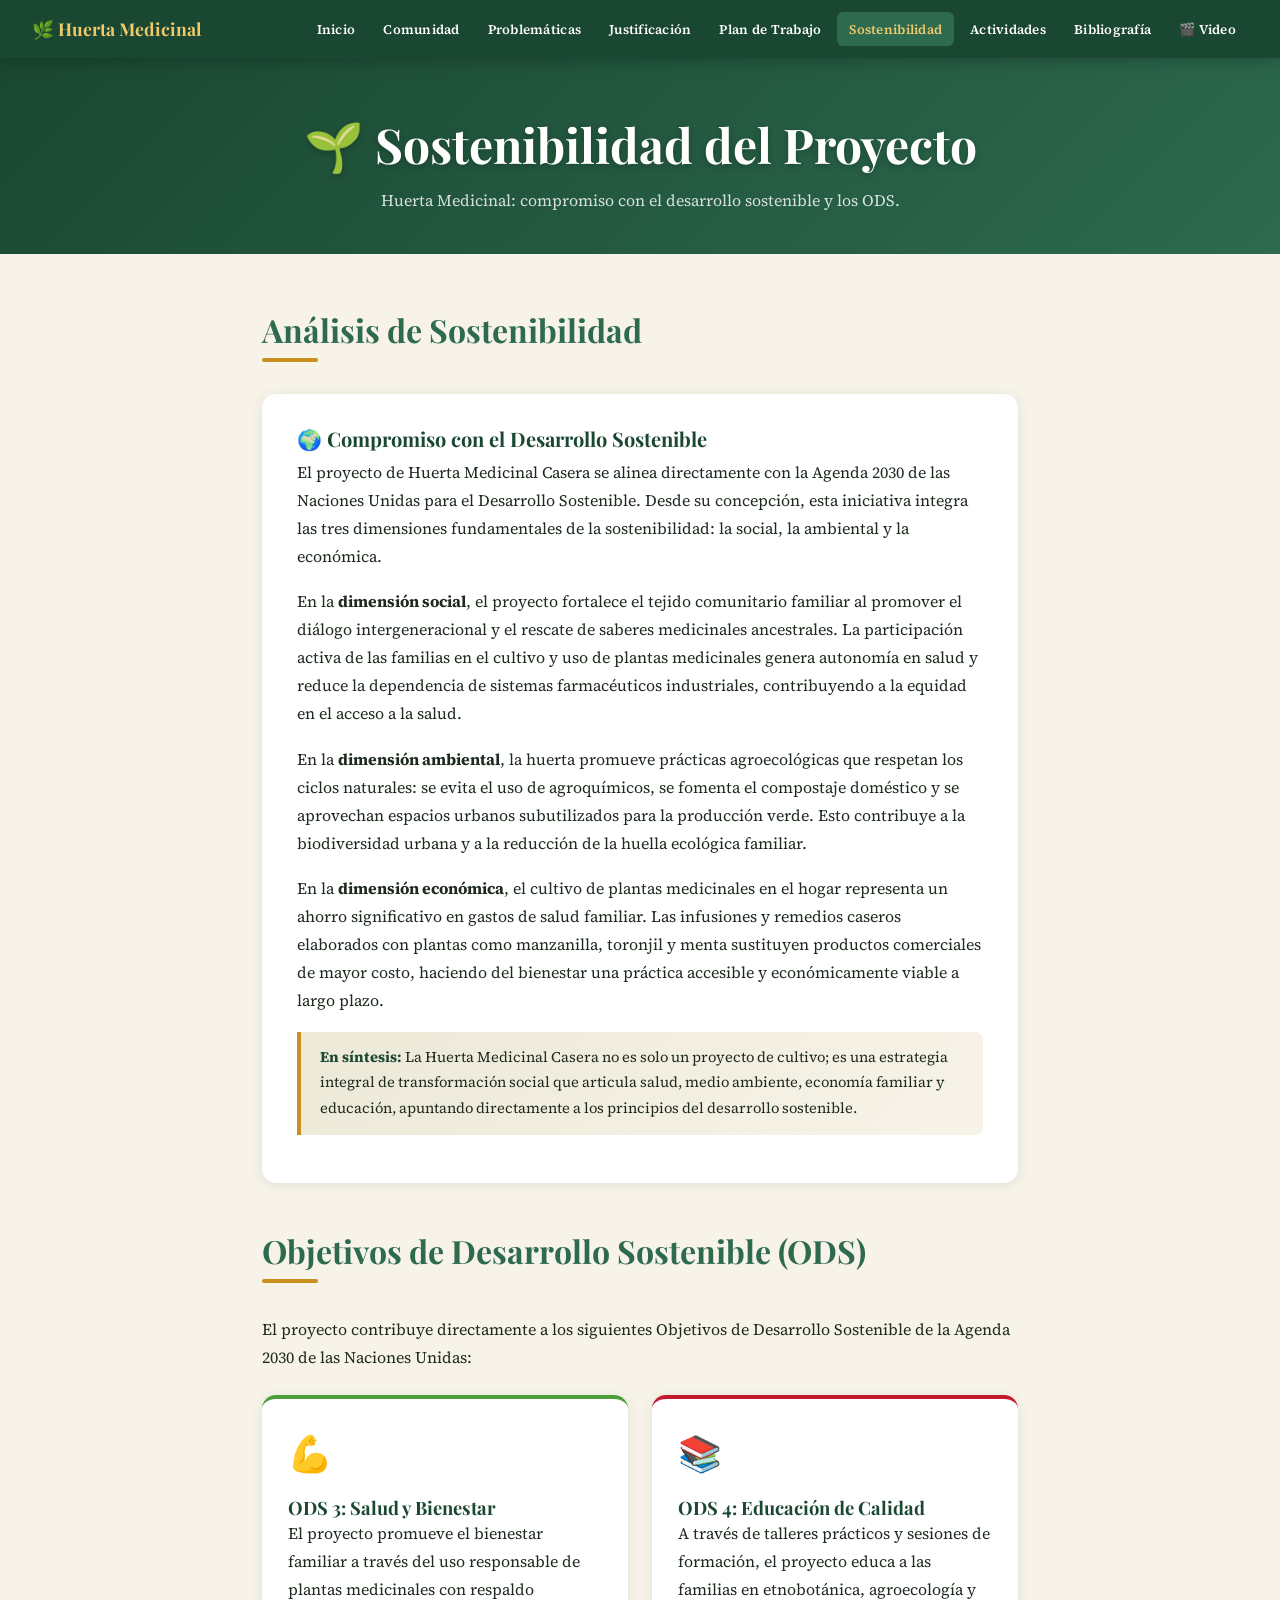
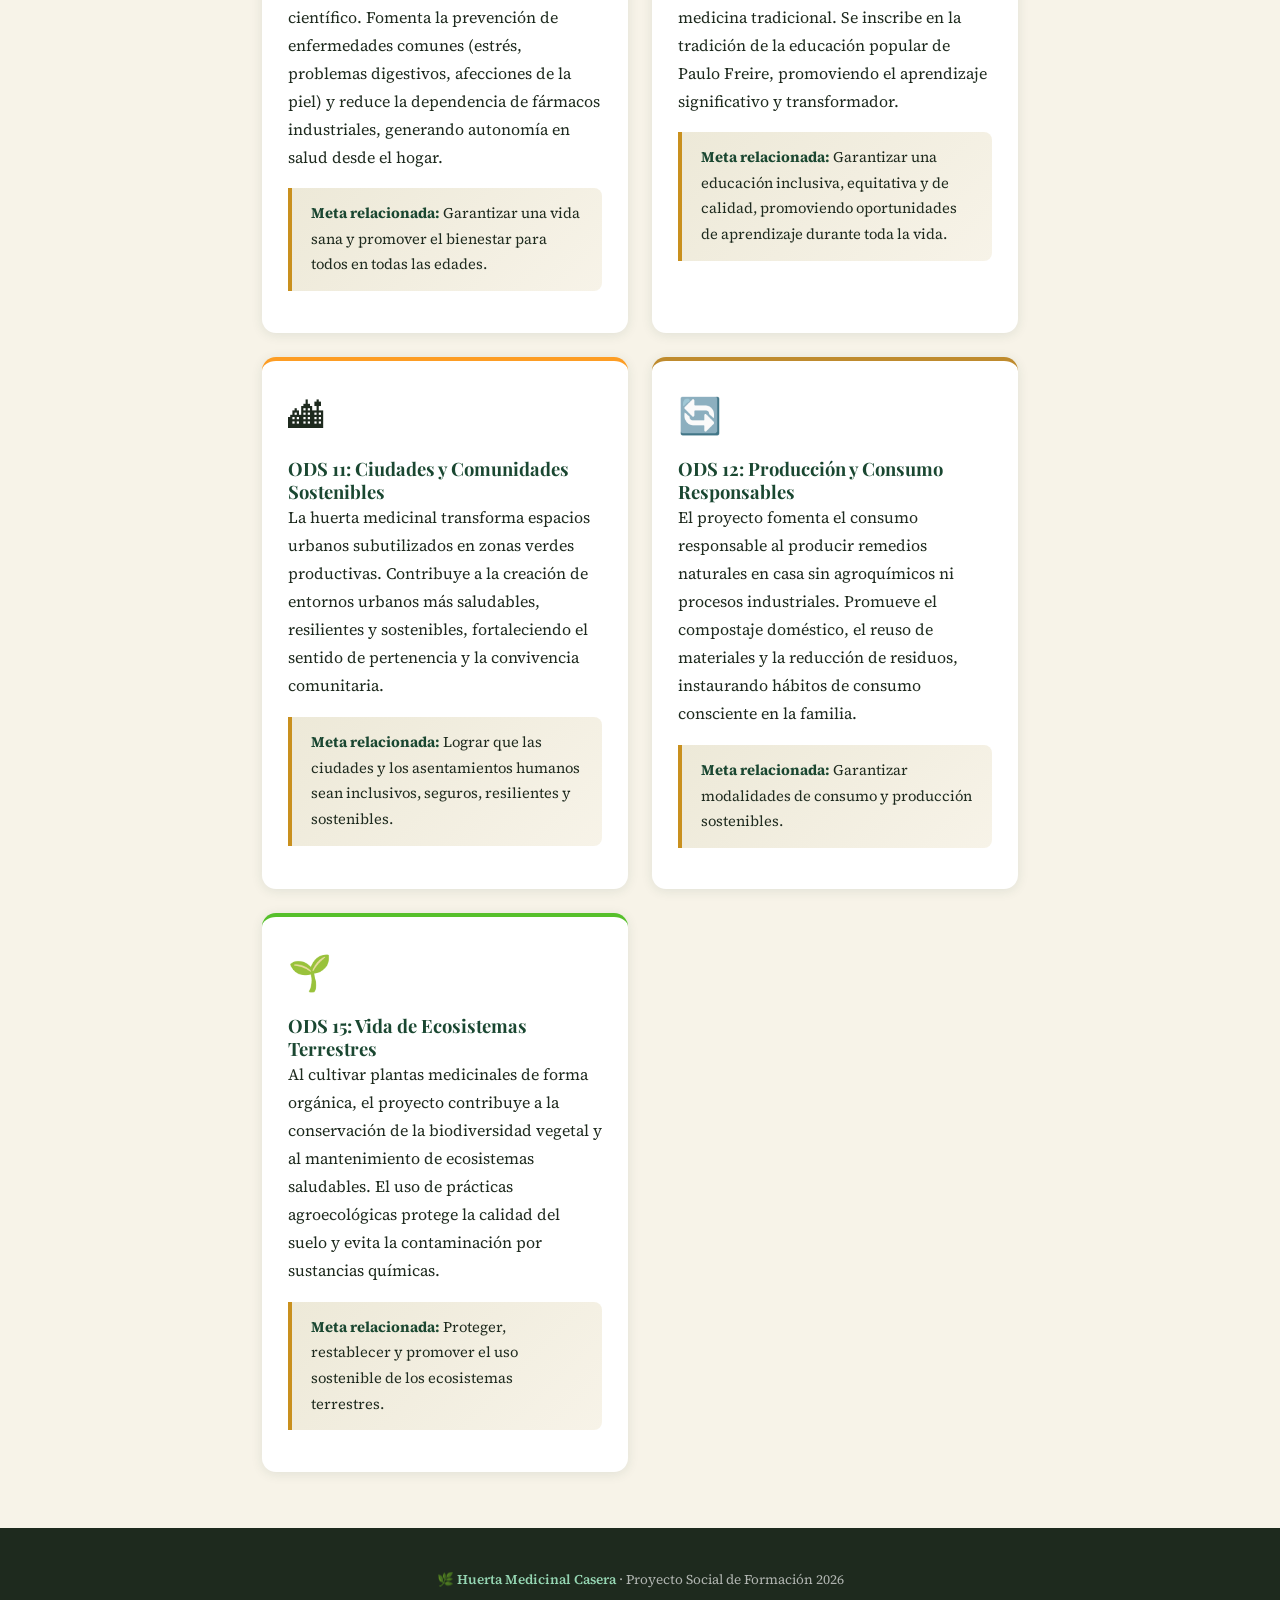
<file: sostenibilidad.html>
<!DOCTYPE html>
<html lang="es">
<head>
  <meta charset="UTF-8">
  <meta name="viewport" content="width=device-width, initial-scale=1.0">
  <title>Sostenibilidad | Huerta Medicinal</title>
  <link rel="stylesheet" href="css/styles.css">
</head>
<body>

<div id="navbar-placeholder"></div>

<div class="page-header">
  <h1>🌱 Sostenibilidad del Proyecto</h1>
  <p>Huerta Medicinal: compromiso con el desarrollo sostenible y los ODS.</p>
</div>

<div class="contenido-angosto">
  <h2>Análisis de Sostenibilidad</h2>
  <div class="sep"></div>

  <div class="analisis-seccion">
    <h3>🌍 Compromiso con el Desarrollo Sostenible</h3>
    <p>El proyecto de Huerta Medicinal Casera se alinea directamente con la Agenda 2030 de las Naciones Unidas para el Desarrollo Sostenible. Desde su concepción, esta iniciativa integra las tres dimensiones fundamentales de la sostenibilidad: la social, la ambiental y la económica.</p>

    <p>En la <strong>dimensión social</strong>, el proyecto fortalece el tejido comunitario familiar al promover el diálogo intergeneracional y el rescate de saberes medicinales ancestrales. La participación activa de las familias en el cultivo y uso de plantas medicinales genera autonomía en salud y reduce la dependencia de sistemas farmacéuticos industriales, contribuyendo a la equidad en el acceso a la salud.</p>

    <p>En la <strong>dimensión ambiental</strong>, la huerta promueve prácticas agroecológicas que respetan los ciclos naturales: se evita el uso de agroquímicos, se fomenta el compostaje doméstico y se aprovechan espacios urbanos subutilizados para la producción verde. Esto contribuye a la biodiversidad urbana y a la reducción de la huella ecológica familiar.</p>

    <p>En la <strong>dimensión económica</strong>, el cultivo de plantas medicinales en el hogar representa un ahorro significativo en gastos de salud familiar. Las infusiones y remedios caseros elaborados con plantas como manzanilla, toronjil y menta sustituyen productos comerciales de mayor costo, haciendo del bienestar una práctica accesible y económicamente viable a largo plazo.</p>

    <div class="dato-clave">
      <strong>En síntesis:</strong> La Huerta Medicinal Casera no es solo un proyecto de cultivo; es una estrategia integral de transformación social que articula salud, medio ambiente, economía familiar y educación, apuntando directamente a los principios del desarrollo sostenible.
    </div>
  </div>

  <h2 style="margin-top:3rem">Objetivos de Desarrollo Sostenible (ODS)</h2>
  <div class="sep"></div>
  <p>El proyecto contribuye directamente a los siguientes Objetivos de Desarrollo Sostenible de la Agenda 2030 de las Naciones Unidas:</p>

  <div class="grid-2" style="margin-top:1.5rem">

    <div class="card" style="border-top-color: #4c9f38;">
      <span class="emoji">💪</span>
      <h3>ODS 3: Salud y Bienestar</h3>
      <p>El proyecto promueve el bienestar familiar a través del uso responsable de plantas medicinales con respaldo científico. Fomenta la prevención de enfermedades comunes (estrés, problemas digestivos, afecciones de la piel) y reduce la dependencia de fármacos industriales, generando autonomía en salud desde el hogar.</p>
      <div class="dato-clave">
        <strong>Meta relacionada:</strong> Garantizar una vida sana y promover el bienestar para todos en todas las edades.
      </div>
    </div>

    <div class="card" style="border-top-color: #c5192d;">
      <span class="emoji">📚</span>
      <h3>ODS 4: Educación de Calidad</h3>
      <p>A través de talleres prácticos y sesiones de formación, el proyecto educa a las familias en etnobotánica, agroecología y medicina tradicional. Se inscribe en la tradición de la educación popular de Paulo Freire, promoviendo el aprendizaje significativo y transformador.</p>
      <div class="dato-clave">
        <strong>Meta relacionada:</strong> Garantizar una educación inclusiva, equitativa y de calidad, promoviendo oportunidades de aprendizaje durante toda la vida.
      </div>
    </div>

    <div class="card" style="border-top-color: #fd9d24;">
      <span class="emoji">🏙</span>
      <h3>ODS 11: Ciudades y Comunidades Sostenibles</h3>
      <p>La huerta medicinal transforma espacios urbanos subutilizados en zonas verdes productivas. Contribuye a la creación de entornos urbanos más saludables, resilientes y sostenibles, fortaleciendo el sentido de pertenencia y la convivencia comunitaria.</p>
      <div class="dato-clave">
        <strong>Meta relacionada:</strong> Lograr que las ciudades y los asentamientos humanos sean inclusivos, seguros, resilientes y sostenibles.
      </div>
    </div>

    <div class="card" style="border-top-color: #bf8b2e;">
      <span class="emoji">🔄</span>
      <h3>ODS 12: Producción y Consumo Responsables</h3>
      <p>El proyecto fomenta el consumo responsable al producir remedios naturales en casa sin agroquímicos ni procesos industriales. Promueve el compostaje doméstico, el reuso de materiales y la reducción de residuos, instaurando hábitos de consumo consciente en la familia.</p>
      <div class="dato-clave">
        <strong>Meta relacionada:</strong> Garantizar modalidades de consumo y producción sostenibles.
      </div>
    </div>

    <div class="card" style="border-top-color: #56c02b;">
      <span class="emoji">🌱</span>
      <h3>ODS 15: Vida de Ecosistemas Terrestres</h3>
      <p>Al cultivar plantas medicinales de forma orgánica, el proyecto contribuye a la conservación de la biodiversidad vegetal y al mantenimiento de ecosistemas saludables. El uso de prácticas agroecológicas protege la calidad del suelo y evita la contaminación por sustancias químicas.</p>
      <div class="dato-clave">
        <strong>Meta relacionada:</strong> Proteger, restablecer y promover el uso sostenible de los ecosistemas terrestres.
      </div>
    </div>

  </div>
</div>

<footer>
  <p>🌿 <span>Huerta Medicinal Casera</span> · Proyecto Social de Formación 2026</p>
</footer>

<script src="js/nav.js"></script>
<script src="js/main.js"></script>
</body>
</html>
</file>
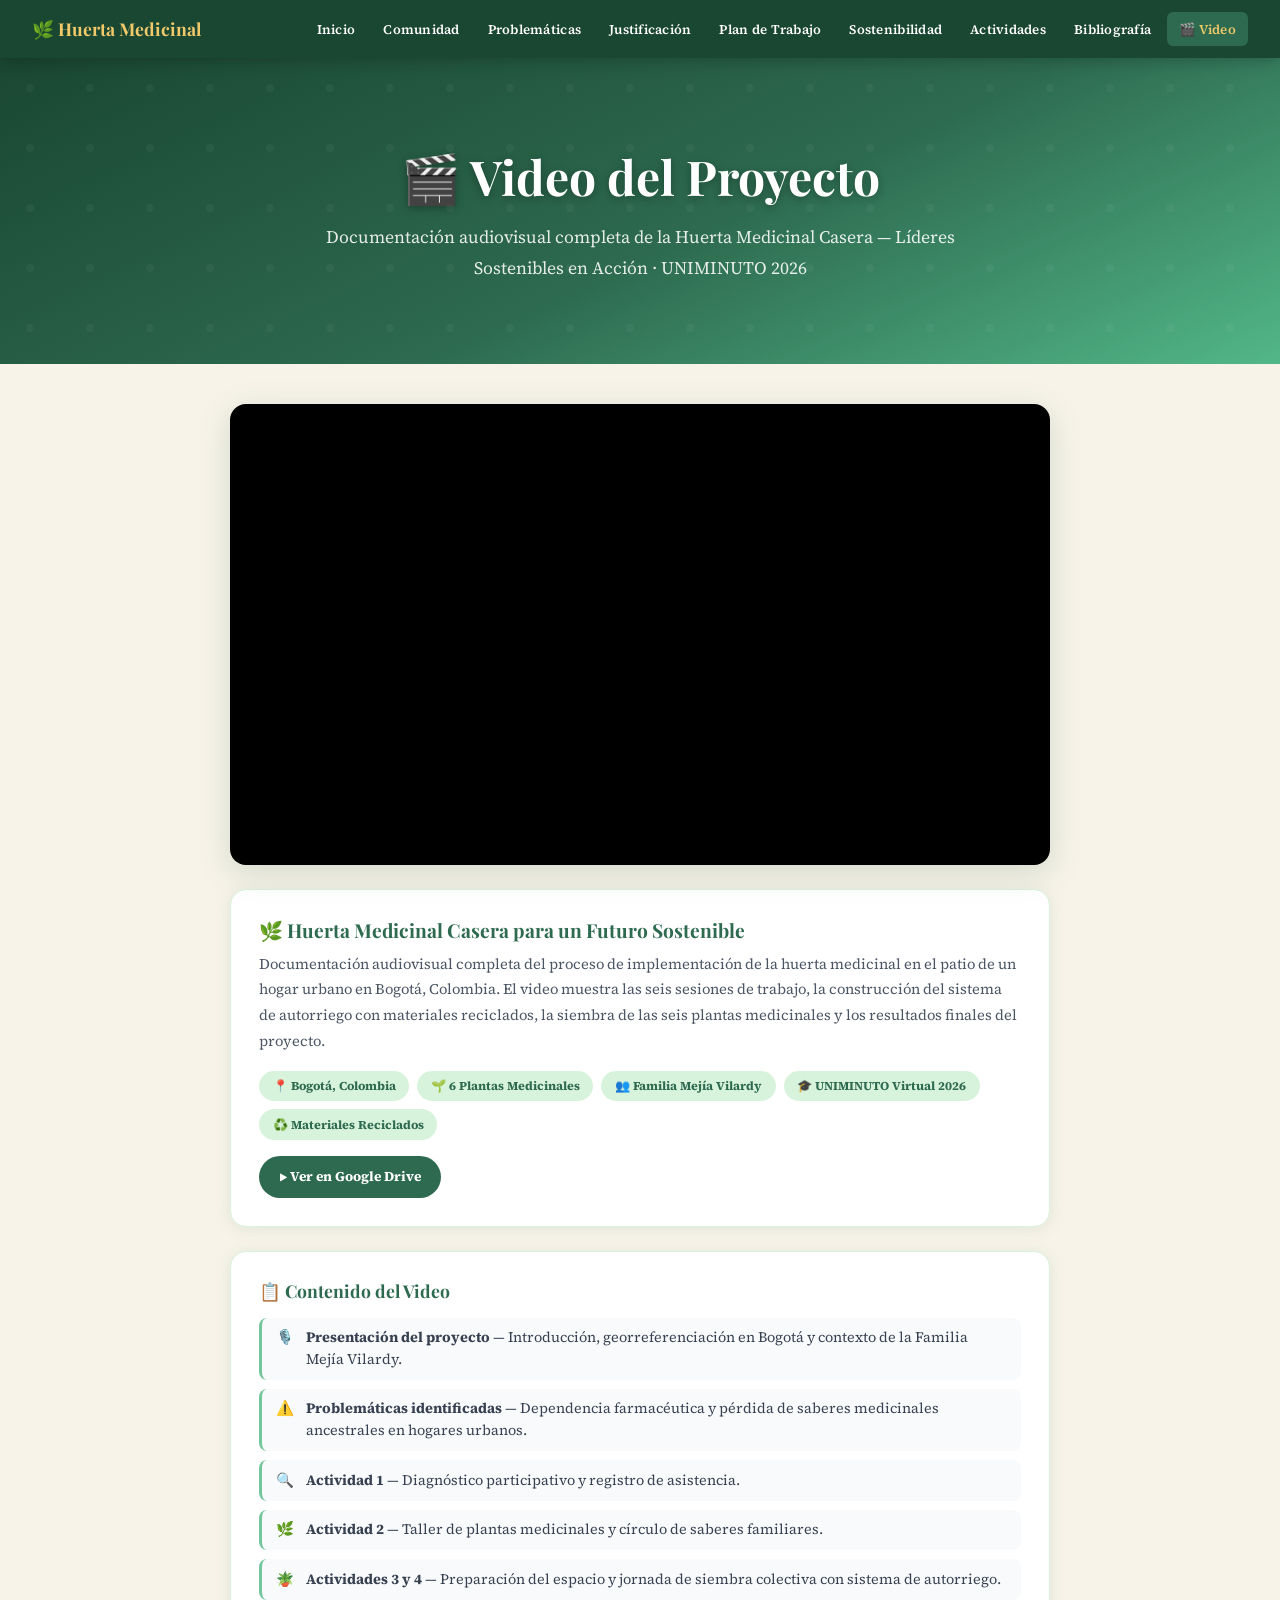
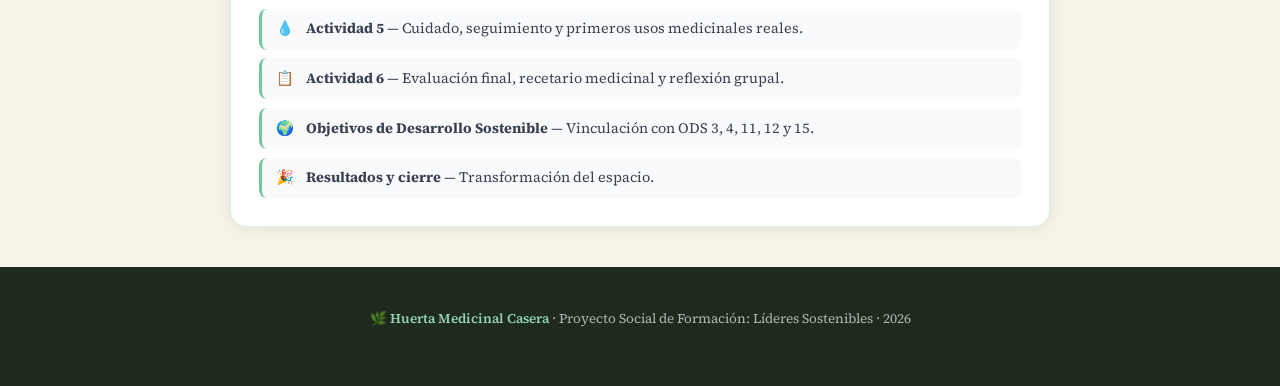
<file: video.html>
<!DOCTYPE html>
<html lang="es">
<head>
  <meta charset="UTF-8" />
  <meta name="viewport" content="width=device-width, initial-scale=1.0" />
  <title>🎬 Video del Proyecto | Huerta Medicinal</title>
  <meta name="description" content="Video documental del proyecto Huerta Medicinal Casera para un Futuro Sostenible — Líderes Sostenibles, UNIMINUTO 2026." />
  <link rel="stylesheet" href="css/styles.css">
  <style>
    .video-section {
      max-width: 860px;
      margin: 2.5rem auto;
      padding: 0 1.25rem;
    }

    .video-wrapper {
      position: relative;
      width: 100%;
      padding-top: 56.25%;
      border-radius: 16px;
      overflow: hidden;
      box-shadow: 0 8px 32px rgba(45,106,79,.18);
      background: #000;
    }

    .video-wrapper iframe {
      position: absolute;
      inset: 0;
      width: 100%;
      height: 100%;
      border: none;
    }

    .video-info {
      background: #fff;
      border-radius: 16px;
      box-shadow: 0 2px 16px rgba(45,106,79,.10);
      padding: 1.75rem;
      margin-top: 1.5rem;
      border: 1px solid #d8f3dc;
    }

    .video-info h2 {
      color: #2d6a4f;
      font-size: 1.2rem;
      margin-bottom: .6rem;
    }

    .video-info p {
      font-size: .92rem;
      color: #4b5563;
      line-height: 1.75;
      margin-bottom: 1rem;
    }

    .video-meta {
      display: flex;
      flex-wrap: wrap;
      gap: .5rem;
      margin-top: .75rem;
    }

    .badge {
      background: #d8f3dc;
      color: #2d6a4f;
      border-radius: 99px;
      font-size: .76rem;
      font-weight: 700;
      padding: .3rem .85rem;
    }

    .contenido-video {
      background: #fff;
      border-radius: 16px;
      box-shadow: 0 2px 16px rgba(45,106,79,.10);
      padding: 1.75rem;
      margin-top: 1.5rem;
      border: 1px solid #d8f3dc;
    }

    .contenido-video h2 {
      color: #2d6a4f;
      font-size: 1.1rem;
      margin-bottom: 1rem;
    }

    .contenido-video ul {
      list-style: none;
      padding: 0;
      display: flex;
      flex-direction: column;
      gap: .55rem;
    }

    .contenido-video li {
      display: flex;
      gap: .75rem;
      font-size: .9rem;
      color: #374151;
      padding: .6rem .85rem;
      background: #f9fafb;
      border-radius: 8px;
      border-left: 3px solid #74c69d;
      line-height: 1.5;
    }

    .btn-drive {
      display: inline-flex;
      align-items: center;
      gap: .5rem;
      margin-top: 1rem;
      background: #2d6a4f;
      color: #fff;
      text-decoration: none;
      padding: .55rem 1.25rem;
      border-radius: 99px;
      font-size: .85rem;
      font-weight: 700;
      transition: background .2s;
    }
    .btn-drive:hover { background: #40916c; }
  </style>
</head>
<body>

<div id="navbar-placeholder"></div>

<!-- HERO -->
<div class="hero">
  <h1>🎬 Video del Proyecto</h1>
  <p class="subtitulo">Documentación audiovisual completa de la Huerta Medicinal Casera — Líderes Sostenibles en Acción · UNIMINUTO 2026</p>
</div>

<!-- VIDEO -->
<div class="video-section">

  <!-- REPRODUCTOR GOOGLE DRIVE -->
  <div class="video-wrapper">
    <iframe
      src="https://drive.google.com/file/d/10mjgSlvBJNjMazhwhvNrRY-UA8oXuLm-/preview"    
      title="Huerta Medicinal Casera para un Futuro Sostenible — Juan Diego Mejía Vilardy"
      allow="autoplay"
      allowfullscreen>
    </iframe>
  </div>

  <!-- INFO DEL VIDEO -->
  <div class="video-info">
    <h2>🌿 Huerta Medicinal Casera para un Futuro Sostenible</h2>
    <p>
      Documentación audiovisual completa del proceso de implementación de la huerta medicinal
      en el patio de un hogar urbano en Bogotá, Colombia. El video muestra las seis sesiones
      de trabajo, la construcción del sistema de autorriego con materiales reciclados,
      la siembra de las seis plantas medicinales y los resultados finales del proyecto.
    </p>
    <div class="video-meta">
      <span class="badge">📍 Bogotá, Colombia</span>
      <span class="badge">🌱 6 Plantas Medicinales</span>
      <span class="badge">👥 Familia Mejía Vilardy</span>
      <span class="badge">🎓 UNIMINUTO Virtual 2026</span>
      <span class="badge">♻️ Materiales Reciclados</span>
    </div>
    <a class="btn-drive" href="https://drive.google.com/file/d/10mjgSlvBJNjMazhwhvNrRY-UA8oXuLm-/view?usp=sharing" target="_blank">   
      ▶️ Ver en Google Drive
    </a>
  </div>

  <!-- CONTENIDO DEL VIDEO -->
  <div class="contenido-video">
    <h2>📋 Contenido del Video</h2>
    <ul>
      <li>🎙️ <div><strong>Presentación del proyecto</strong> — Introducción, georreferenciación en Bogotá y contexto de la Familia Mejía Vilardy.</div></li>
      <li>⚠️ <div><strong>Problemáticas identificadas</strong> — Dependencia farmacéutica y pérdida de saberes medicinales ancestrales en hogares urbanos.</div></li>
      <li>🔍 <div><strong>Actividad 1</strong> — Diagnóstico participativo y registro de asistencia.</div></li>
      <li>🌿 <div><strong>Actividad 2</strong> — Taller de plantas medicinales y círculo de saberes familiares.</div></li>
      <li>🪴 <div><strong>Actividades 3 y 4</strong> — Preparación del espacio y jornada de siembra colectiva con sistema de autorriego.</div></li>
      <li>💧 <div><strong>Actividad 5</strong> — Cuidado, seguimiento y primeros usos medicinales reales.</div></li>
      <li>📋 <div><strong>Actividad 6</strong> — Evaluación final, recetario medicinal y reflexión grupal.</div></li>
      <li>🌍 <div><strong>Objetivos de Desarrollo Sostenible</strong> — Vinculación con ODS 3, 4, 11, 12 y 15.</div></li>
      <li>🎉 <div><strong>Resultados y cierre</strong> — Transformación del espacio.</div></li>
    </ul>
  </div>

</div>

<footer>
  <p>🌿 <span>Huerta Medicinal Casera</span> · Proyecto Social de Formación: Líderes Sostenibles · 2026</p>
</footer>

<script src="js/nav.js"></script>
<script src="js/main.js"></script>
</body>
</html>
</file>
<file: css/styles.css>
/* ============================================================
   HUERTA MEDICINAL — Estilos Compartidos
   Paleta: verde bosque · dorado caléndula · crema · lila suave
   ============================================================ */

@import url('https://fonts.googleapis.com/css2?family=Playfair+Display:wght@400;600;700&family=Source+Serif+4:ital,wght@0,300;0,400;0,600;1,400&display=swap');

:root {
  --verde-1: #1a4731;
  --verde-2: #2d6a4f;
  --verde-3: #52b788;
  --verde-4: #95d5b2;
  --dorado:  #c9901e;
  --dorado-claro: #f0c96b;
  --lila:    #c8b6e2;
  --crema:   #f7f3e8;
  --crema-2: #ede9d8;
  --texto:   #1e2a1e;
 
  --texto-s: #607060;
  --blanco:  #ffffff;
  --sombra-s: 0 2px 12px rgba(29,71,48,.10);
  --sombra-m: 0 6px 28px rgba(29,71,48,.14);
  --radio:   14px;
  --ff-titulo: 'Playfair Display', Georgia, serif;
  --ff-cuerpo: 'Source Serif 4', Georgia, serif;
}

*, *::before, *::after { box-sizing: border-box; margin: 0; padding: 0; }

html { scroll-behavior: smooth; font-size: 16px; }

body {
  font-family: var(--ff-cuerpo);
  background: var(--crema);
  color: var(--texto);
  line-height: 1.75;
}

/* ── TIPOGRAFÍA ─────────────────────────────────────── */
h1, h2, h3, h4 { font-family: var(--ff-titulo); line-height: 1.25; }
h1 { font-size: clamp(1.9rem, 4vw, 3rem); }
h2 { font-size: clamp(1.4rem, 3vw, 2rem); color: var(--verde-2); }
h3 { font-size: 1.15rem; color: var(--verde-1); }
p  { margin-bottom: 1.1em; color: var(--texto-m); }
a  { color: var(--verde-3); text-decoration: none; }
a:hover { color: var(--dorado); text-decoration: underline; }

/* ── BARRA DE NAVEGACIÓN ────────────────────────────── */
.navbar {
  background: var(--verde-1);
  position: sticky; top: 0; z-index: 200;
  padding: .75rem 2rem;
  display: flex; align-items: center; justify-content: space-between;
  box-shadow: 0 2px 16px rgba(0,0,0,.25);
}
.navbar .logo {
  font-family: var(--ff-titulo);
  color: var(--dorado-claro);
  font-size: 1.1rem; font-weight: 700;
  text-decoration: none; display: flex; align-items: center; gap: .5rem;
}
.navbar nav { display: flex; gap: .25rem; flex-wrap: wrap; }
.navbar nav a {
  color: #ffffff;
  padding: .35rem .75rem;
  border-radius: 6px;
  font-family: var(--ff-cuerpo);
  font-size: .82rem;
  font-weight: 600;
  letter-spacing: .02em;
  transition: background .2s, color .2s;
}
.navbar nav a:hover,
.navbar nav a.active { background: var(--verde-2); color: var(--dorado-claro); text-decoration: none; }

/* ── HERO / BANNER ──────────────────────────────────── */
.hero {
  background: linear-gradient(155deg, var(--verde-1) 0%, var(--verde-2) 55%, var(--verde-3) 100%);
  color: #fff; padding: 5.5rem 2rem 4rem; text-align: center;
  position: relative; overflow: hidden;
}
.hero::before {
  content: '';
  position: absolute; inset: 0;
  background: url("data:image/svg+xml,%3Csvg width='60' height='60' viewBox='0 0 60 60' xmlns='http://www.w3.org/2000/svg'%3E%3Cg fill='none' fill-rule='evenodd'%3E%3Cg fill='%23ffffff' fill-opacity='0.04'%3E%3Ccircle cx='30' cy='30' r='4'/%3E%3C/g%3E%3C/g%3E%3C/svg%3E");
  pointer-events: none;
}
.hero h1 { text-shadow: 0 2px 8px rgba(0,0,0,.3); }
.hero .subtitulo { font-size: 1.1rem; max-width: 680px; margin: 1rem auto; opacity: .88; }
.hero .metricas {
  display: flex; justify-content: center; gap: 1.5rem;
  flex-wrap: wrap; margin-top: 2.5rem;
}
.metrica {
  background: rgba(255,255,255,.13);
  backdrop-filter: blur(4px);
  border: 1px solid rgba(255,255,255,.2);
  border-radius: 12px; padding: 1rem 1.4rem; min-width: 110px;
}
.metrica .num { font-family: var(--ff-titulo); font-size: 2.2rem; display: block; color: var(--dorado-claro); }
.metrica .lab { font-size: .72rem; opacity: .8; letter-spacing: .05em; text-transform: uppercase; }

/* ── PÁGINA INTERIOR — encabezado ───────────────────── */
.page-header {
  background: linear-gradient(135deg, var(--verde-1) 0%, var(--verde-2) 100%);
  color: #fff; padding: 3.5rem 2rem 2.5rem; text-align: center;
}
.page-header h1 { color: #fff; text-shadow: 0 2px 6px rgba(0,0,0,.25); }
.page-header p { color: rgba(255,255,255,.82); max-width: 650px; margin: .75rem auto 0; }

/* ── CONTENEDOR PRINCIPAL ───────────────────────────── */
.contenido { max-width: 1080px; margin: 0 auto; padding: 3.5rem 2rem; }
.contenido-angosto { max-width: 820px; margin: 0 auto; padding: 3.5rem 2rem; }

/* ── SEPARADOR DECORATIVO ───────────────────────────── */
.sep { width: 56px; height: 4px; background: var(--dorado); border-radius: 2px; margin: .5rem 0 2rem; }
.sep-c { margin: .5rem auto 2rem; }

/* ── TARJETAS ───────────────────────────────────────── */
.grid-2 { display: grid; grid-template-columns: repeat(auto-fit, minmax(300px,1fr)); gap: 1.5rem; }
.grid-3 { display: grid; grid-template-columns: repeat(auto-fit, minmax(260px,1fr)); gap: 1.4rem; }

.card {
  background: var(--blanco); border-radius: var(--radio);
  padding: 1.6rem; box-shadow: var(--sombra-s);
  border-top: 4px solid var(--verde-3);
  transition: transform .22s, box-shadow .22s;
}
.card:hover { transform: translateY(-4px); box-shadow: var(--sombra-m); }
.card .emoji { font-size: 2.2rem; margin-bottom: .6rem; display: block; }

/* ── TARJETA PLANTA ─────────────────────────────────── */
.card-planta { border-top-color: var(--verde-3); }
.tag {
  display: inline-block; background: #d8f3e8; color: var(--verde-2);
  border-radius: 20px; padding: .18rem .65rem; font-size: .78rem;
  font-weight: 700; margin: .2rem .1rem;
}
.tag-uso { background: #e8f4d8; color: var(--verde-1); }
.tag-ext { background: #fdf3d8; color: #7a5a0a; }

/* ── TIMELINE SESIONES ──────────────────────────────── */
.timeline { position: relative; padding-left: 1rem; }
.timeline::before {
  content: ''; position: absolute; left: 28px; top: 0; bottom: 0;
  width: 3px; background: linear-gradient(to bottom, var(--verde-3), var(--verde-4));
  border-radius: 2px;
}
.tl-item { display: flex; gap: 1.4rem; margin-bottom: 2rem; }
.tl-num {
  min-width: 56px; height: 56px;
  background: var(--verde-2); color: #fff;
  border-radius: 50%; display: flex; align-items: center; justify-content: center;
  font-family: var(--ff-titulo); font-size: 1.25rem; font-weight: 700;
  z-index: 1; flex-shrink: 0; box-shadow: var(--sombra-s);
}
.tl-body {
  background: var(--blanco); border-radius: var(--radio);
  padding: 1.2rem 1.5rem; box-shadow: var(--sombra-s); flex: 1;
}
.tl-meta { display: flex; gap: .8rem; font-size: .78rem; color: var(--texto-s); margin-bottom: .8rem; flex-wrap: wrap; }
.tl-meta span { background: var(--crema-2); padding: .2rem .6rem; border-radius: 8px; }
.tl-body ul { padding-left: 1.1rem; }
.tl-body li { margin: .28rem 0; font-size: .9rem; color: var(--texto-s); }

/* ── PROBLEMÁTICAS ──────────────────────────────────── */
.prob-nav {
  display: flex; gap: 1rem; margin-bottom: 2.5rem; flex-wrap: wrap;
}
.prob-btn {
  flex: 1; min-width: 220px;
  background: var(--blanco); border: 2px solid var(--verde-3);
  border-radius: var(--radio); padding: 1rem 1.4rem;
  cursor: pointer; text-align: left;
  transition: background .2s, border-color .2s;
  font-family: var(--ff-titulo); color: var(--verde-2); font-size: 1rem;
}
.prob-btn.activo { background: var(--verde-2); color: #fff; border-color: var(--verde-2); }
.prob-btn:hover:not(.activo) { border-color: var(--verde-2); background: var(--crema-2); }

.prob-panel { display: none; }
.prob-panel.visible { display: block; }

.escala-tabs { display: flex; gap: .5rem; flex-wrap: wrap; margin-bottom: 1.5rem; border-bottom: 2px solid var(--crema-2); padding-bottom: .5rem; }
.escala-tab {
  background: none; border: none; padding: .45rem 1rem;
  font-family: var(--ff-cuerpo); font-size: .9rem; font-weight: 600;
  color: var(--texto-s); cursor: pointer; border-radius: 8px 8px 0 0;
  border-bottom: 3px solid transparent; transition: all .2s;
}
.escala-tab.activo { color: var(--verde-2); border-bottom-color: var(--dorado); background: var(--crema-2); }
.escala-tab:hover:not(.activo) { color: var(--verde-2); background: var(--crema-2); }

.escala-content { display: none; }
.escala-content.visible { display: block; animation: fadeIn .3s ease; }

@keyframes fadeIn { from { opacity: 0; transform: translateY(6px); } to { opacity: 1; transform: translateY(0); } }

/* ── SECCIÓN DE ANÁLISIS ────────────────────────────── */
.analisis-seccion {
  background: var(--blanco); border-radius: var(--radio);
  padding: 2rem 2.2rem; box-shadow: var(--sombra-s); margin-bottom: 2rem;
}
.analisis-seccion h3 {
  font-size: 1.25rem; margin-bottom: .4rem;
  display: flex; align-items: center; gap: .6rem;
}
.analisis-seccion h4 { color: var(--verde-2); margin: 1.2rem 0 .4rem; font-size: 1rem; }
.dato-clave {
  background: linear-gradient(135deg, var(--crema-2), var(--crema));
  border-left: 4px solid var(--dorado);
  border-radius: 0 8px 8px 0;
  padding: .8rem 1.2rem; margin: 1rem 0;
  font-size: .92rem; color: var(--texto-m);
}
.dato-clave strong { color: var(--verde-1); }
.cita {
  border-left: 3px solid var(--verde-3);
  padding: .7rem 1.1rem; margin: 1rem 0;
  font-style: italic; color: var(--texto-s); font-size: .9rem;
  background: var(--crema);
}

/* ── INDICADORES ────────────────────────────────────── */
.indicadores-bg {
  background: var(--verde-1); color: #fff;
  padding: 4rem 2rem; text-align: center;
}
.indicadores-bg h2 { color: var(--dorado-claro); }
.ind-grid {
  display: grid; grid-template-columns: repeat(auto-fit, minmax(150px,1fr));
  gap: 1.2rem; max-width: 860px; margin: 2rem auto 0;
}
.ind-item { background: rgba(255,255,255,.1); border-radius: 10px; padding: 1.1rem; }
.ind-item .val { font-family: var(--ff-titulo); font-size: 2rem; color: var(--dorado-claro); display: block; }
.ind-item .desc { font-size: .78rem; opacity: .8; }

/* ── AVISO MÉDICO ───────────────────────────────────── */
.aviso {
  background: #fffbe6; border: 2px solid var(--dorado);
  border-radius: var(--radio); padding: 1.1rem 1.5rem; margin: 2rem 0;
  font-size: .88rem; color: #7a5500;
}

/* ── BIBLIOGRAFÍA ───────────────────────────────────── */
.biblio-lista { list-style: none; }
.biblio-lista li {
  padding: .6rem 0; border-bottom: 1px solid var(--crema-2);
  font-size: .86rem; color: var(--texto-s); line-height: 1.6;
}
.biblio-lista li::before {
  content: counter(item) ".";
  counter-increment: item;
  color: var(--verde-3); font-weight: 700; margin-right: .5rem;
}
.biblio-lista { counter-reset: item; }

/* ── FOOTER ─────────────────────────────────────────── */
footer {
  background: var(--texto); color: rgba(255,255,255,.65);
  text-align: center; padding: 2.5rem 1rem; font-size: .84rem;
}
footer span { color: var(--verde-4); font-weight: 600; }

/* ── RESPONSIVE ─────────────────────────────────────── */
@media (max-width: 640px) {
  .navbar { flex-wrap: wrap; gap: .5rem; }
  .navbar nav { justify-content: center; flex-wrap: wrap; gap: .15rem; }
  .hero { padding: 3.5rem 1.2rem 2.5rem; }
  .timeline::before { display: none; }
  .tl-item { flex-direction: column; }
  .tl-num { width: 44px; height: 44px; font-size: 1rem; }
  .analisis-seccion { padding: 1.2rem; }
  .escala-tabs { gap: .25rem; }
  .escala-tab { font-size: .8rem; padding: .35rem .7rem; }
}
</file>
